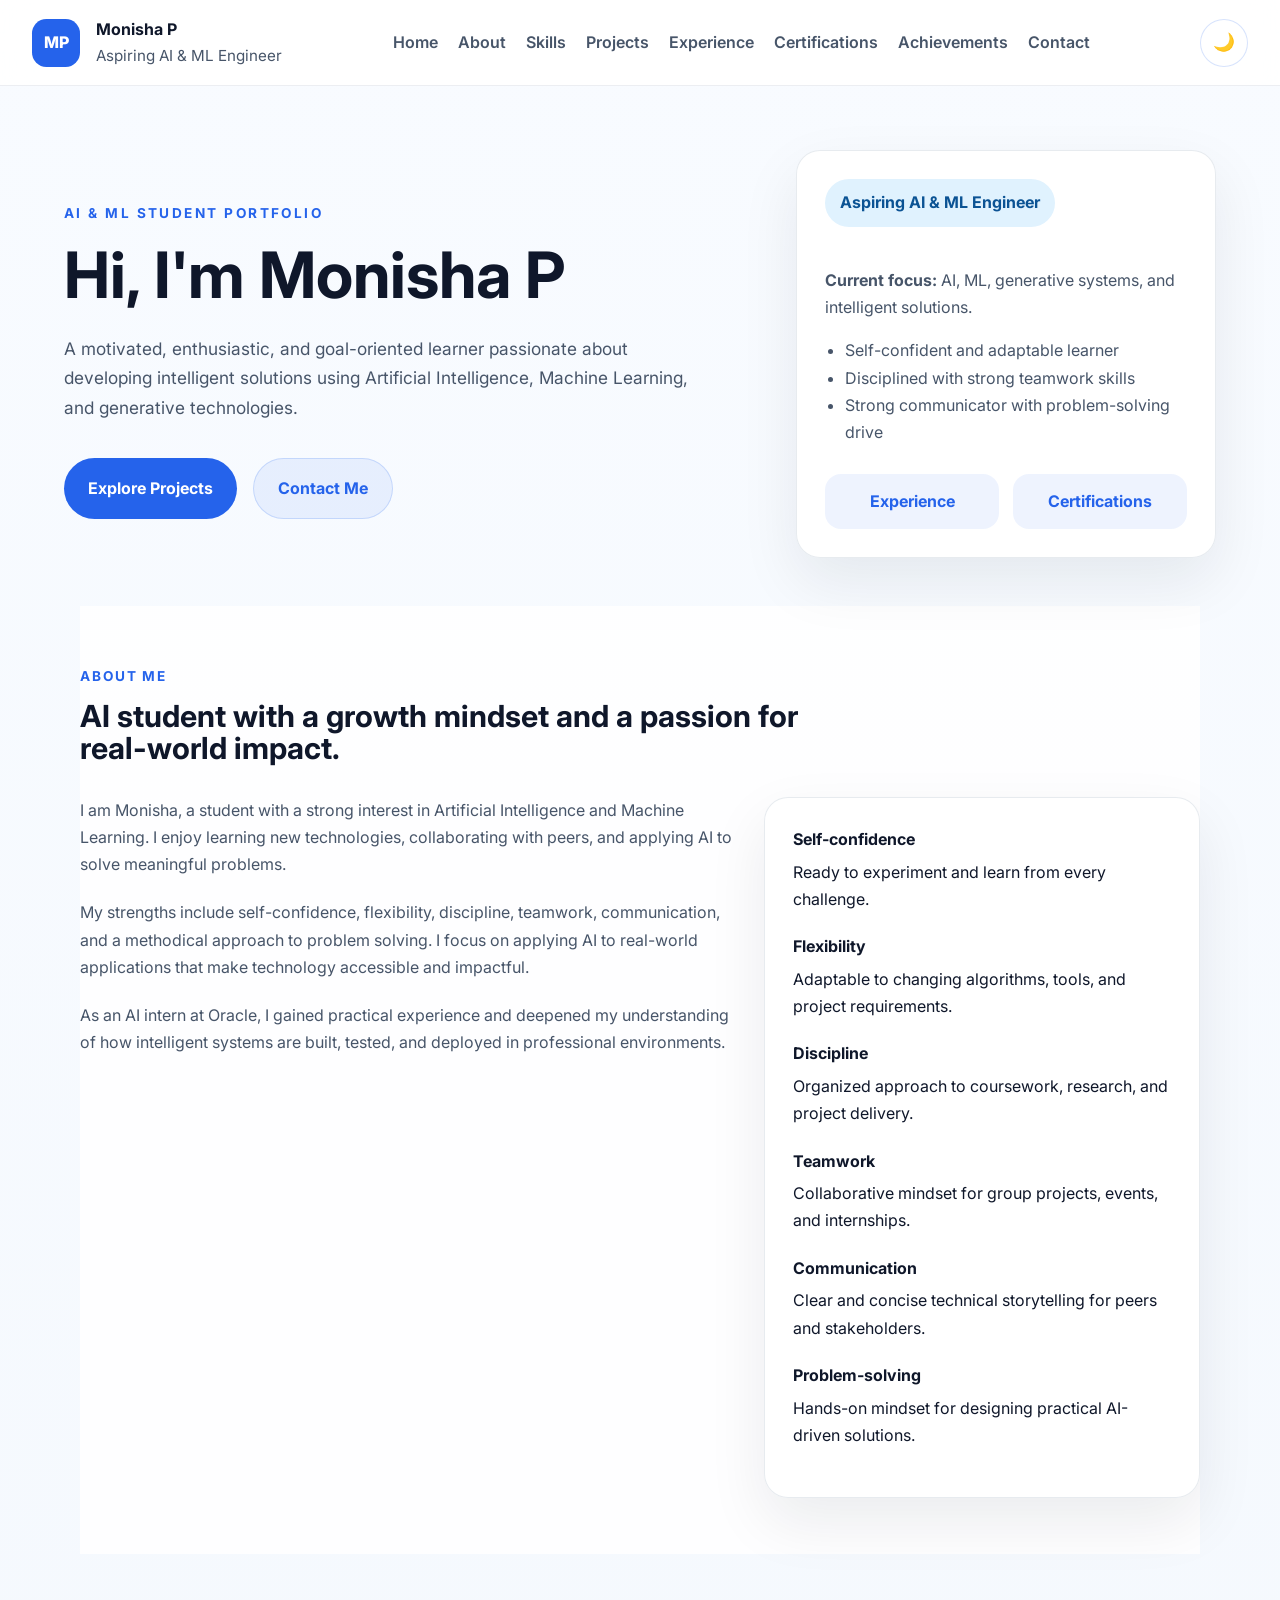
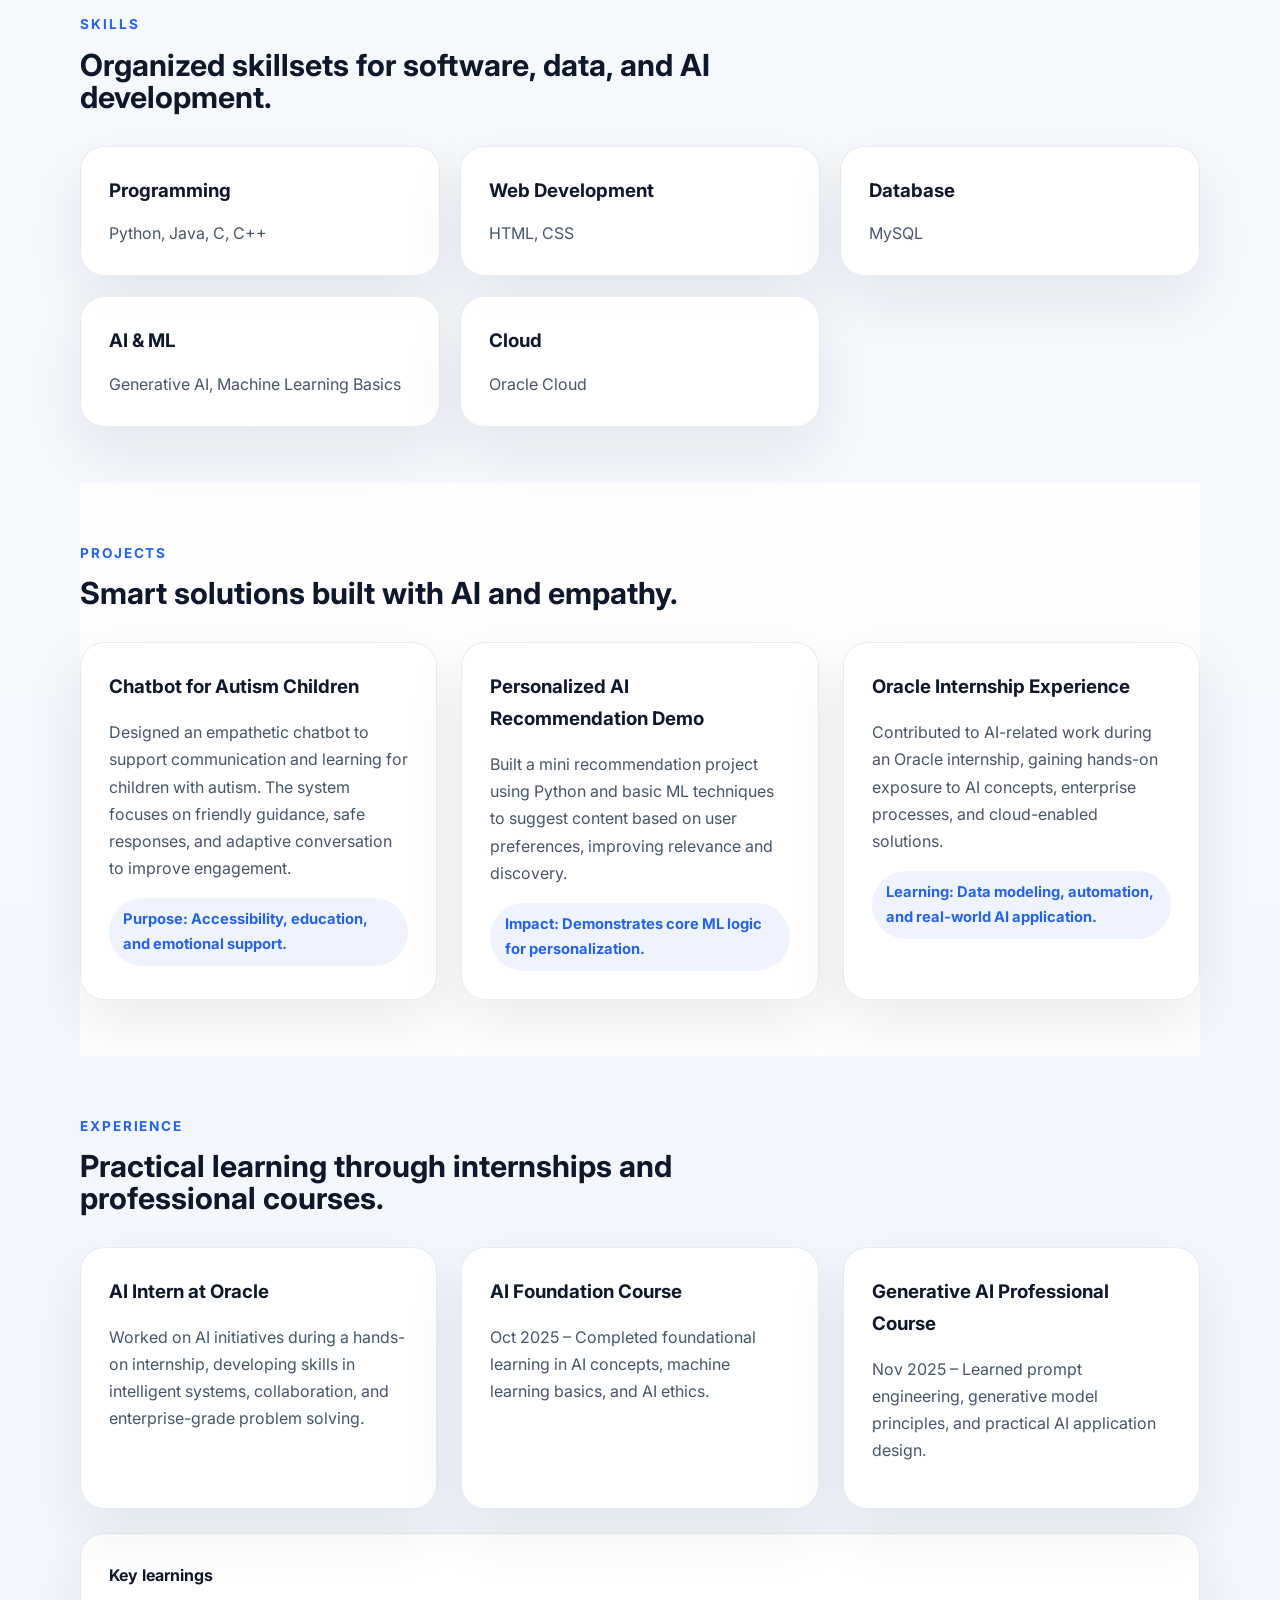
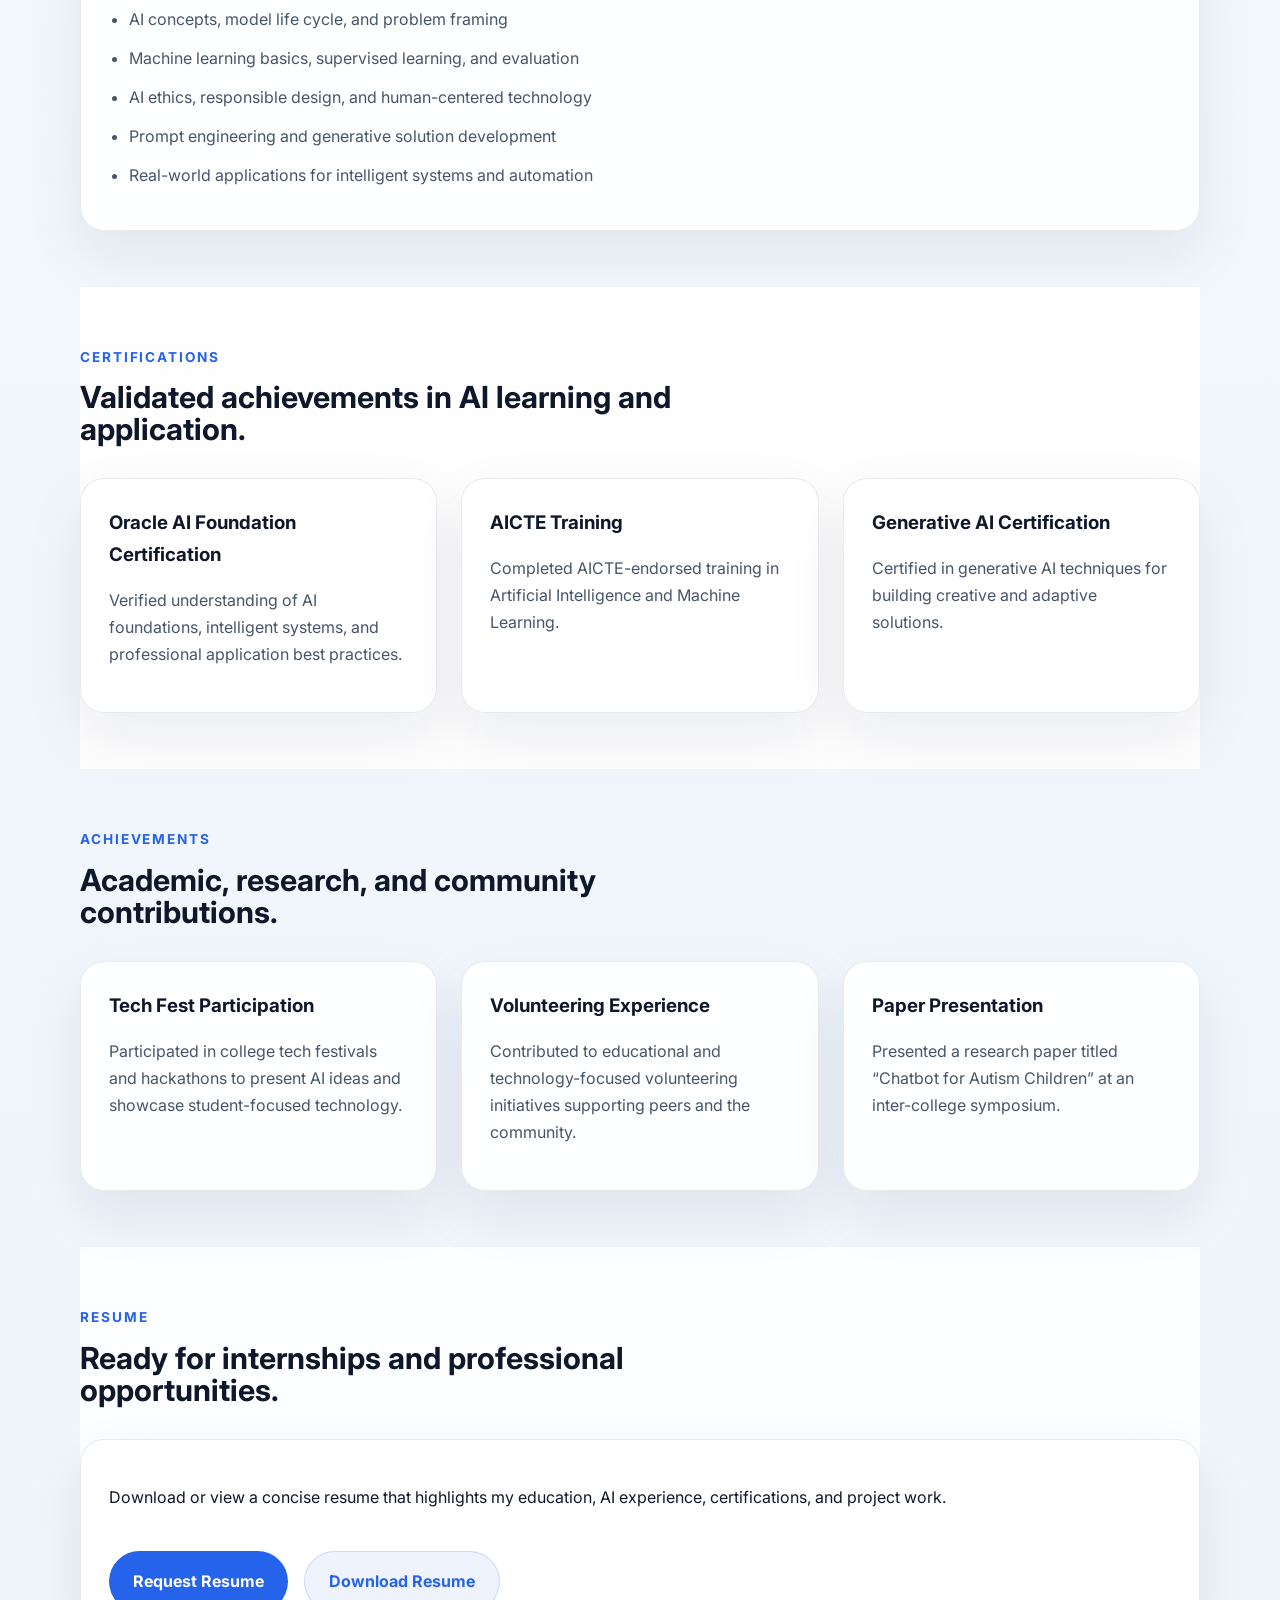
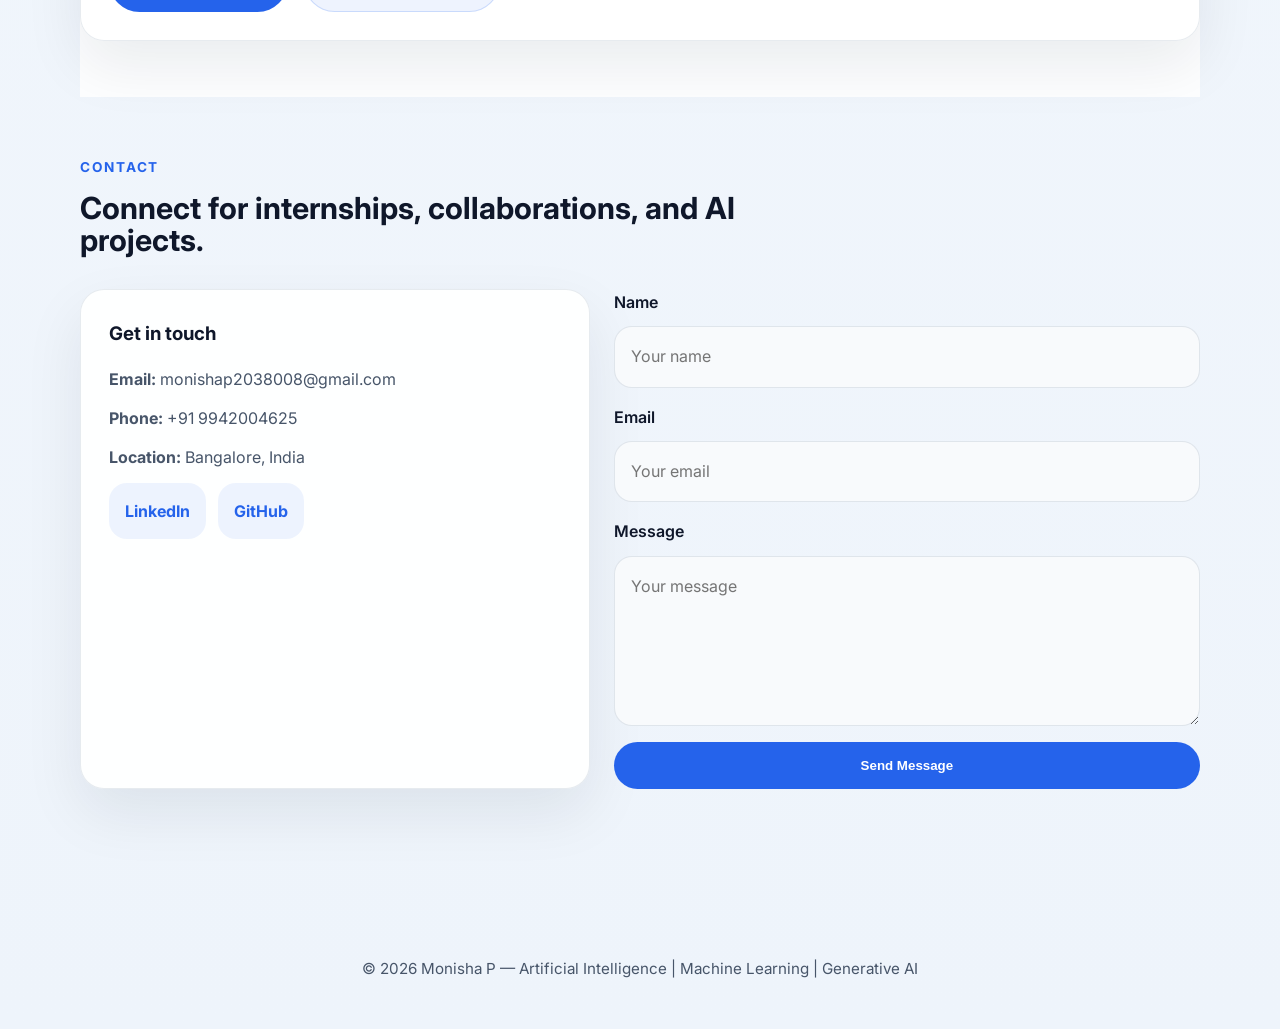
<file: index.html>
<!DOCTYPE html>
<html lang="en">
<head>
  <meta charset="UTF-8">
  <meta name="viewport" content="width=device-width, initial-scale=1.0">
  <title>Monisha P | AI & ML Student Portfolio</title>
  <link rel="preconnect" href="https://fonts.googleapis.com">
  <link rel="preconnect" href="https://fonts.gstatic.com" crossorigin>
  <link href="https://fonts.googleapis.com/css2?family=Inter:wght@400;500;600;700;800&display=swap" rel="stylesheet">
  <link rel="stylesheet" href="styles.css">
</head>
<body>
  <div class="page-shell">
    <header class="site-header">
      <div class="brand">
        <div class="brand-mark">MP</div>
        <div>
          <p class="brand-label">Monisha P</p>
          <p class="brand-subtitle">Aspiring AI & ML Engineer</p>
        </div>
      </div>

      <nav class="main-nav">
        <a href="#home">Home</a>
        <a href="#about">About</a>
        <a href="#skills">Skills</a>
        <a href="#projects">Projects</a>
        <a href="#experience">Experience</a>
        <a href="#certifications">Certifications</a>
        <a href="#achievements">Achievements</a>
        <a href="#contact">Contact</a>
      </nav>

      <button class="theme-toggle" id="themeToggle" aria-label="Toggle dark mode">
        <span class="toggle-icon">🌙</span>
      </button>
    </header>

    <main>
      <section id="home" class="hero-section">
        <div class="hero-copy">
          <p class="eyebrow">AI & ML Student Portfolio</p>
          <h1>Hi, I'm Monisha P</h1>
          <p class="hero-text">A motivated, enthusiastic, and goal-oriented learner passionate about developing intelligent solutions using Artificial Intelligence, Machine Learning, and generative technologies.</p>
          <div class="hero-actions">
            <a href="#projects" class="btn primary">Explore Projects</a>
            <a href="#contact" class="btn secondary">Contact Me</a>
          </div>
        </div>
        <div class="hero-panel">
          <div class="profile-card">
            <div class="profile-badge">Aspiring AI & ML Engineer</div>
            <div class="profile-summary">
              <p><strong>Current focus:</strong> AI, ML, generative systems, and intelligent solutions.</p>
              <ul>
                <li>Self-confident and adaptable learner</li>
                <li>Disciplined with strong teamwork skills</li>
                <li>Strong communicator with problem-solving drive</li>
              </ul>
            </div>
            <div class="quick-links">
              <a href="#experience">Experience</a>
              <a href="#certifications">Certifications</a>
            </div>
          </div>
        </div>
      </section>

      <section id="about" class="section container section-alt">
        <div class="section-heading">
          <span>About Me</span>
          <h2>AI student with a growth mindset and a passion for real-world impact.</h2>
        </div>
        <div class="about-grid">
          <div>
            <p>I am Monisha, a student with a strong interest in Artificial Intelligence and Machine Learning. I enjoy learning new technologies, collaborating with peers, and applying AI to solve meaningful problems.</p>
            <p>My strengths include self-confidence, flexibility, discipline, teamwork, communication, and a methodical approach to problem solving. I focus on applying AI to real-world applications that make technology accessible and impactful.</p>
            <p>As an AI intern at Oracle, I gained practical experience and deepened my understanding of how intelligent systems are built, tested, and deployed in professional environments.</p>
          </div>
          <div class="traits-card">
            <div class="trait-item"><strong>Self-confidence</strong><span>Ready to experiment and learn from every challenge.</span></div>
            <div class="trait-item"><strong>Flexibility</strong><span>Adaptable to changing algorithms, tools, and project requirements.</span></div>
            <div class="trait-item"><strong>Discipline</strong><span>Organized approach to coursework, research, and project delivery.</span></div>
            <div class="trait-item"><strong>Teamwork</strong><span>Collaborative mindset for group projects, events, and internships.</span></div>
            <div class="trait-item"><strong>Communication</strong><span>Clear and concise technical storytelling for peers and stakeholders.</span></div>
            <div class="trait-item"><strong>Problem-solving</strong><span>Hands-on mindset for designing practical AI-driven solutions.</span></div>
          </div>
        </div>
      </section>

      <section id="skills" class="section container">
        <div class="section-heading">
          <span>Skills</span>
          <h2>Organized skillsets for software, data, and AI development.</h2>
        </div>
        <div class="skill-columns">
          <div class="skill-group">
            <h3>Programming</h3>
            <p>Python, Java, C, C++</p>
          </div>
          <div class="skill-group">
            <h3>Web Development</h3>
            <p>HTML, CSS</p>
          </div>
          <div class="skill-group">
            <h3>Database</h3>
            <p>MySQL</p>
          </div>
          <div class="skill-group">
            <h3>AI & ML</h3>
            <p>Generative AI, Machine Learning Basics</p>
          </div>
          <div class="skill-group">
            <h3>Cloud</h3>
            <p>Oracle Cloud</p>
          </div>
        </div>
      </section>

      <section id="projects" class="section section-alt container">
        <div class="section-heading">
          <span>Projects</span>
          <h2>Smart solutions built with AI and empathy.</h2>
        </div>
        <div class="projects-grid">
          <article class="project-card">
            <h3>Chatbot for Autism Children</h3>
            <p>Designed an empathetic chatbot to support communication and learning for children with autism. The system focuses on friendly guidance, safe responses, and adaptive conversation to improve engagement.</p>
            <div class="project-meta">Purpose: Accessibility, education, and emotional support.</div>
          </article>
          <article class="project-card">
            <h3>Personalized AI Recommendation Demo</h3>
            <p>Built a mini recommendation project using Python and basic ML techniques to suggest content based on user preferences, improving relevance and discovery.</p>
            <div class="project-meta">Impact: Demonstrates core ML logic for personalization.</div>
          </article>
          <article class="project-card">
            <h3>Oracle Internship Experience</h3>
            <p>Contributed to AI-related work during an Oracle internship, gaining hands-on exposure to AI concepts, enterprise processes, and cloud-enabled solutions.</p>
            <div class="project-meta">Learning: Data modeling, automation, and real-world AI application.</div>
          </article>
        </div>
      </section>

      <section id="experience" class="section container">
        <div class="section-heading">
          <span>Experience</span>
          <h2>Practical learning through internships and professional courses.</h2>
        </div>
        <div class="experience-grid">
          <div class="experience-card">
            <h3>AI Intern at Oracle</h3>
            <p>Worked on AI initiatives during a hands-on internship, developing skills in intelligent systems, collaboration, and enterprise-grade problem solving.</p>
          </div>
          <div class="experience-card">
            <h3>AI Foundation Course</h3>
            <p>Oct 2025 – Completed foundational learning in AI concepts, machine learning basics, and AI ethics.</p>
          </div>
          <div class="experience-card">
            <h3>Generative AI Professional Course</h3>
            <p>Nov 2025 – Learned prompt engineering, generative model principles, and practical AI application design.</p>
          </div>
        </div>
        <div class="experience-notes">
          <h4>Key learnings</h4>
          <ul>
            <li>AI concepts, model life cycle, and problem framing</li>
            <li>Machine learning basics, supervised learning, and evaluation</li>
            <li>AI ethics, responsible design, and human-centered technology</li>
            <li>Prompt engineering and generative solution development</li>
            <li>Real-world applications for intelligent systems and automation</li>
          </ul>
        </div>
      </section>

      <section id="certifications" class="section section-alt container">
        <div class="section-heading">
          <span>Certifications</span>
          <h2>Validated achievements in AI learning and application.</h2>
        </div>
        <div class="certifications-grid">
          <div class="cert-card">
            <h3>Oracle AI Foundation Certification</h3>
            <p>Verified understanding of AI foundations, intelligent systems, and professional application best practices.</p>
          </div>
          <div class="cert-card">
            <h3>AICTE Training</h3>
            <p>Completed AICTE-endorsed training in Artificial Intelligence and Machine Learning.</p>
          </div>
          <div class="cert-card">
            <h3>Generative AI Certification</h3>
            <p>Certified in generative AI techniques for building creative and adaptive solutions.</p>
          </div>
        </div>
      </section>

      <section id="achievements" class="section container">
        <div class="section-heading">
          <span>Achievements</span>
          <h2>Academic, research, and community contributions.</h2>
        </div>
        <div class="achievements-grid">
          <div class="achievement-card">
            <h3>Tech Fest Participation</h3>
            <p>Participated in college tech festivals and hackathons to present AI ideas and showcase student-focused technology.</p>
          </div>
          <div class="achievement-card">
            <h3>Volunteering Experience</h3>
            <p>Contributed to educational and technology-focused volunteering initiatives supporting peers and the community.</p>
          </div>
          <div class="achievement-card">
            <h3>Paper Presentation</h3>
            <p>Presented a research paper titled “Chatbot for Autism Children” at an inter-college symposium.</p>
          </div>
        </div>
      </section>

      <section id="resume" class="section section-alt container resume-section">
        <div class="section-heading">
          <span>Resume</span>
          <h2>Ready for internships and professional opportunities.</h2>
        </div>
        <div class="resume-panel">
          <div>
            <p>Download or view a concise resume that highlights my education, AI experience, certifications, and project work.</p>
          </div>
          <div class="resume-actions">
            <a href="#contact" class="btn primary">Request Resume</a>
            <a href="resume.html" class="btn secondary">Download Resume</a>
          </div>
        </div>
      </section>

      <section id="contact" class="section container">
        <div class="section-heading">
          <span>Contact</span>
          <h2>Connect for internships, collaborations, and AI projects.</h2>
        </div>
        <div class="contact-grid">
          <div class="contact-card contact-details">
            <h3>Get in touch</h3>
            <ul>
              <li><strong>Email:</strong> monishap2038008@gmail.com</li>
              <li><strong>Phone:</strong> +91 9942004625</li>
              <li><strong>Location:</strong> Bangalore, India</li>
            </ul>
            <div class="social-links">
              <a href="#" aria-label="LinkedIn">LinkedIn</a>
              <a href="#" aria-label="GitHub">GitHub</a>
            </div>
          </div>
          <form class="contact-form">
            <div class="form-group">
              <label for="name">Name</label>
              <input type="text" id="name" name="name" placeholder="Your name" required>
            </div>
            <div class="form-group">
              <label for="email">Email</label>
              <input type="email" id="email" name="email" placeholder="Your email" required>
            </div>
            <div class="form-group">
              <label for="message">Message</label>
              <textarea id="message" name="message" rows="5" placeholder="Your message" required></textarea>
            </div>
            <button type="submit" class="btn primary">Send Message</button>
          </form>
        </div>
      </section>
    </main>

    <footer class="footer">
      <p>© 2026 Monisha P — Artificial Intelligence | Machine Learning | Generative AI</p>
    </footer>
  </div>

  <script>
    const body = document.body;
    const toggle = document.getElementById('themeToggle');
    const savedTheme = localStorage.getItem('portfolio-theme');

    function applyTheme(theme) {
      body.classList.toggle('dark-mode', theme === 'dark');
      toggle.innerHTML = theme === 'dark' ? '☀️' : '🌙';
      localStorage.setItem('portfolio-theme', theme);
    }

    if (savedTheme) {
      applyTheme(savedTheme);
    }

    toggle.addEventListener('click', () => {
      const nextTheme = body.classList.contains('dark-mode') ? 'light' : 'dark';
      applyTheme(nextTheme);
    });

    document.querySelectorAll('a[href^="#"]').forEach(link => {
      link.addEventListener('click', event => {
        event.preventDefault();
        const target = document.querySelector(link.getAttribute('href'));
        if (target) target.scrollIntoView({ behavior: 'smooth' });
      });
    });
  </script>
</body>
</html>
</file>
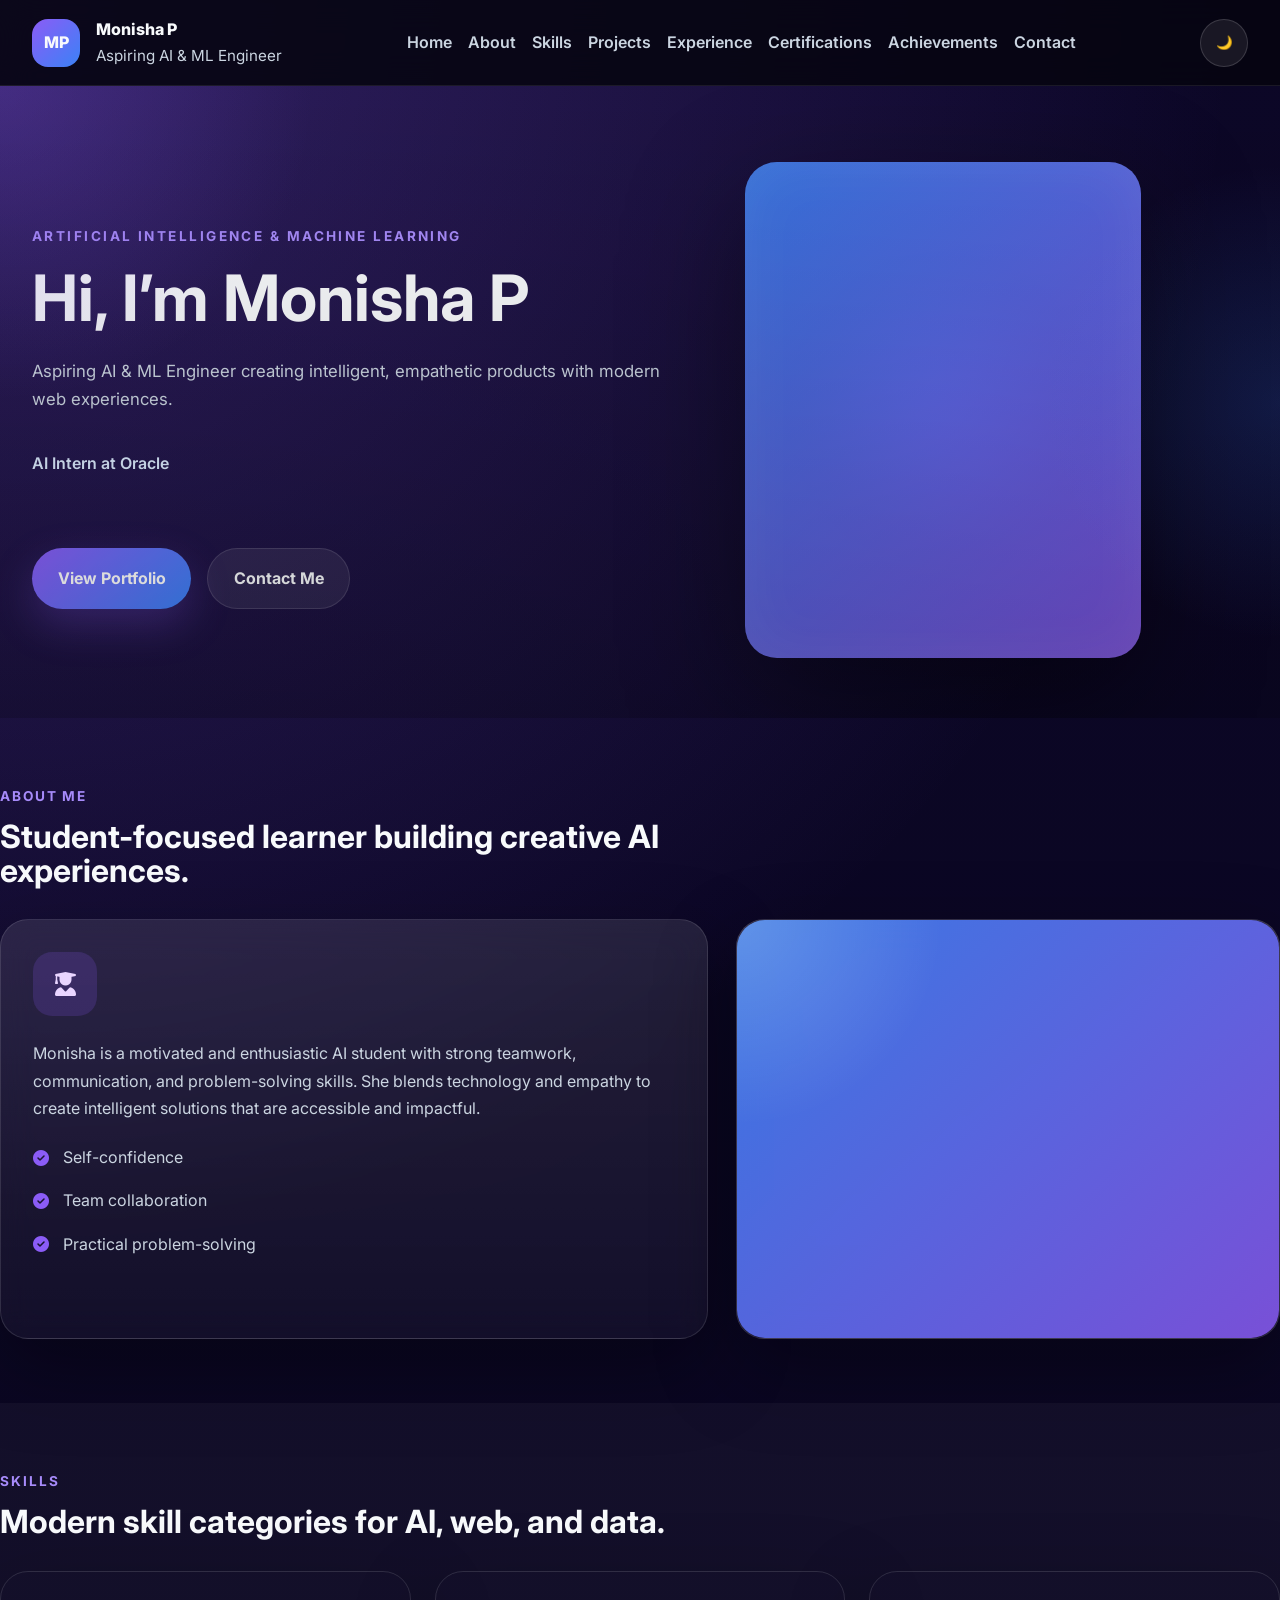
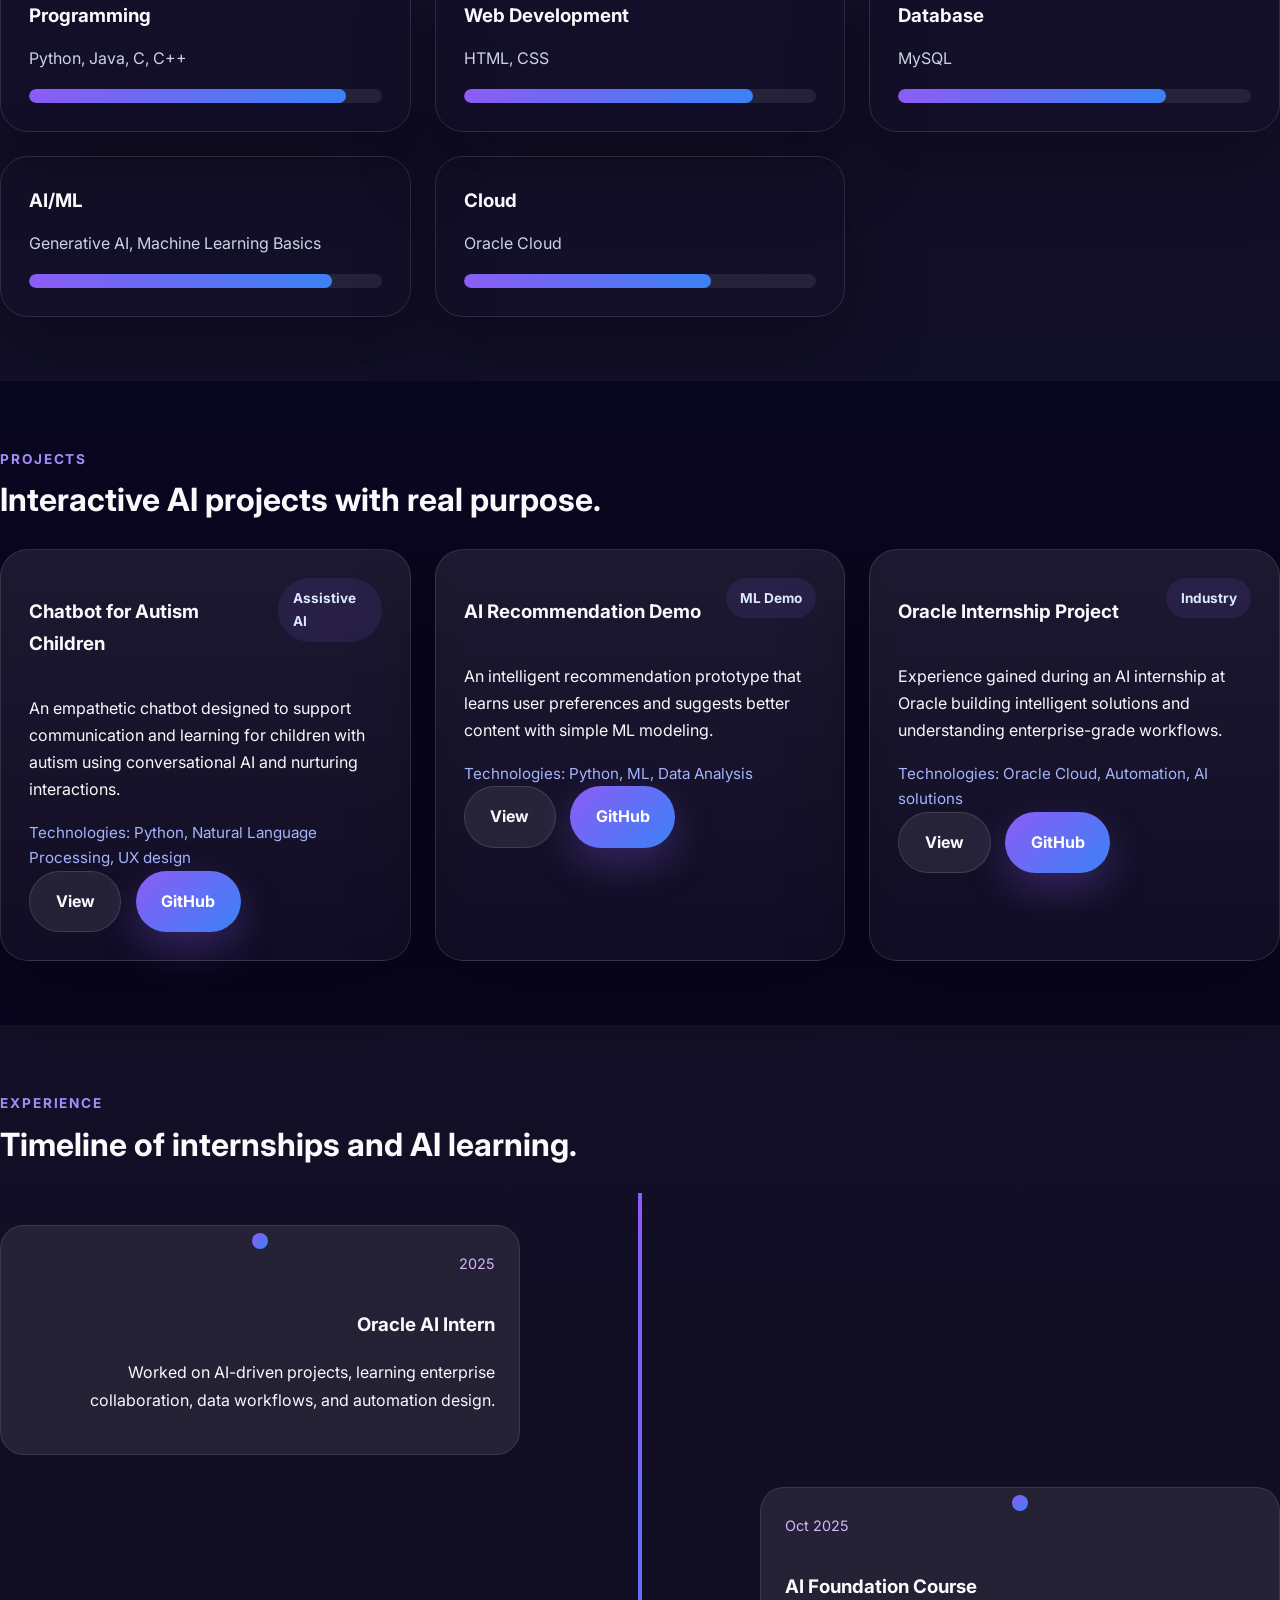
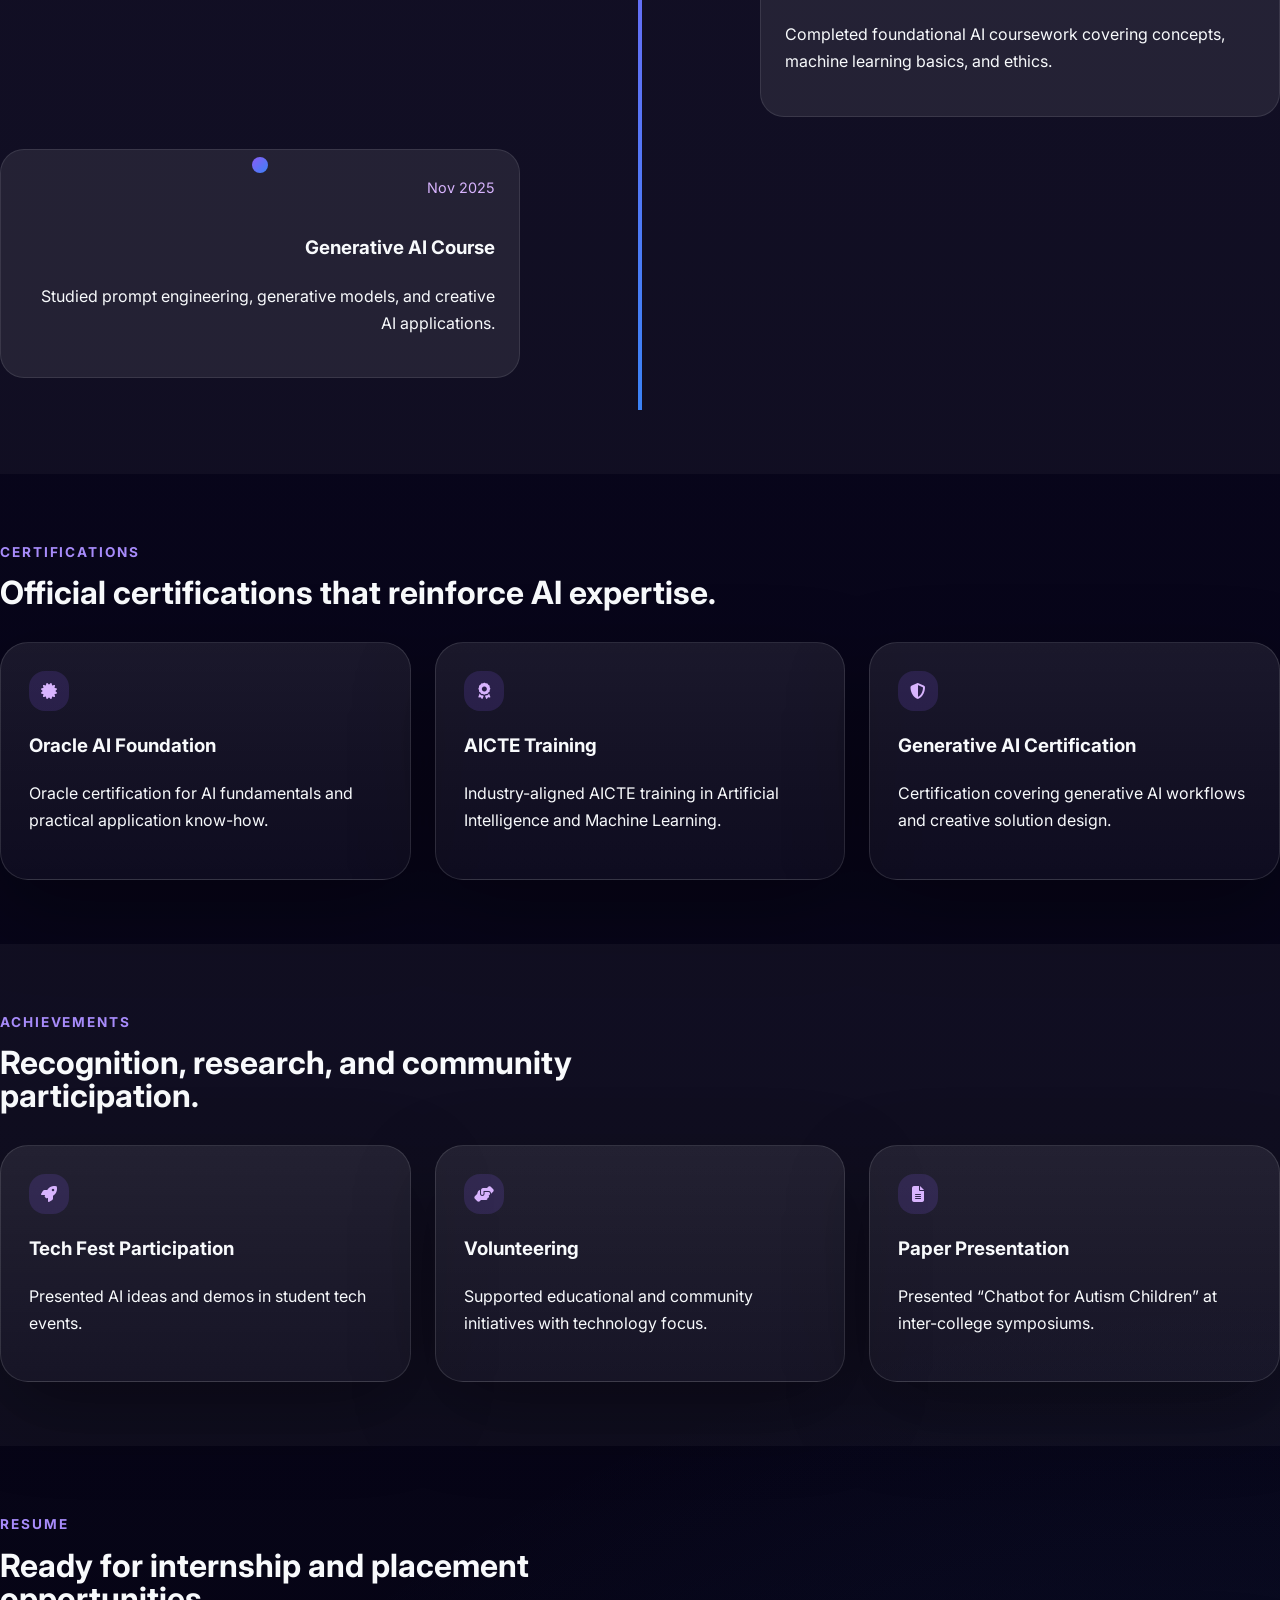
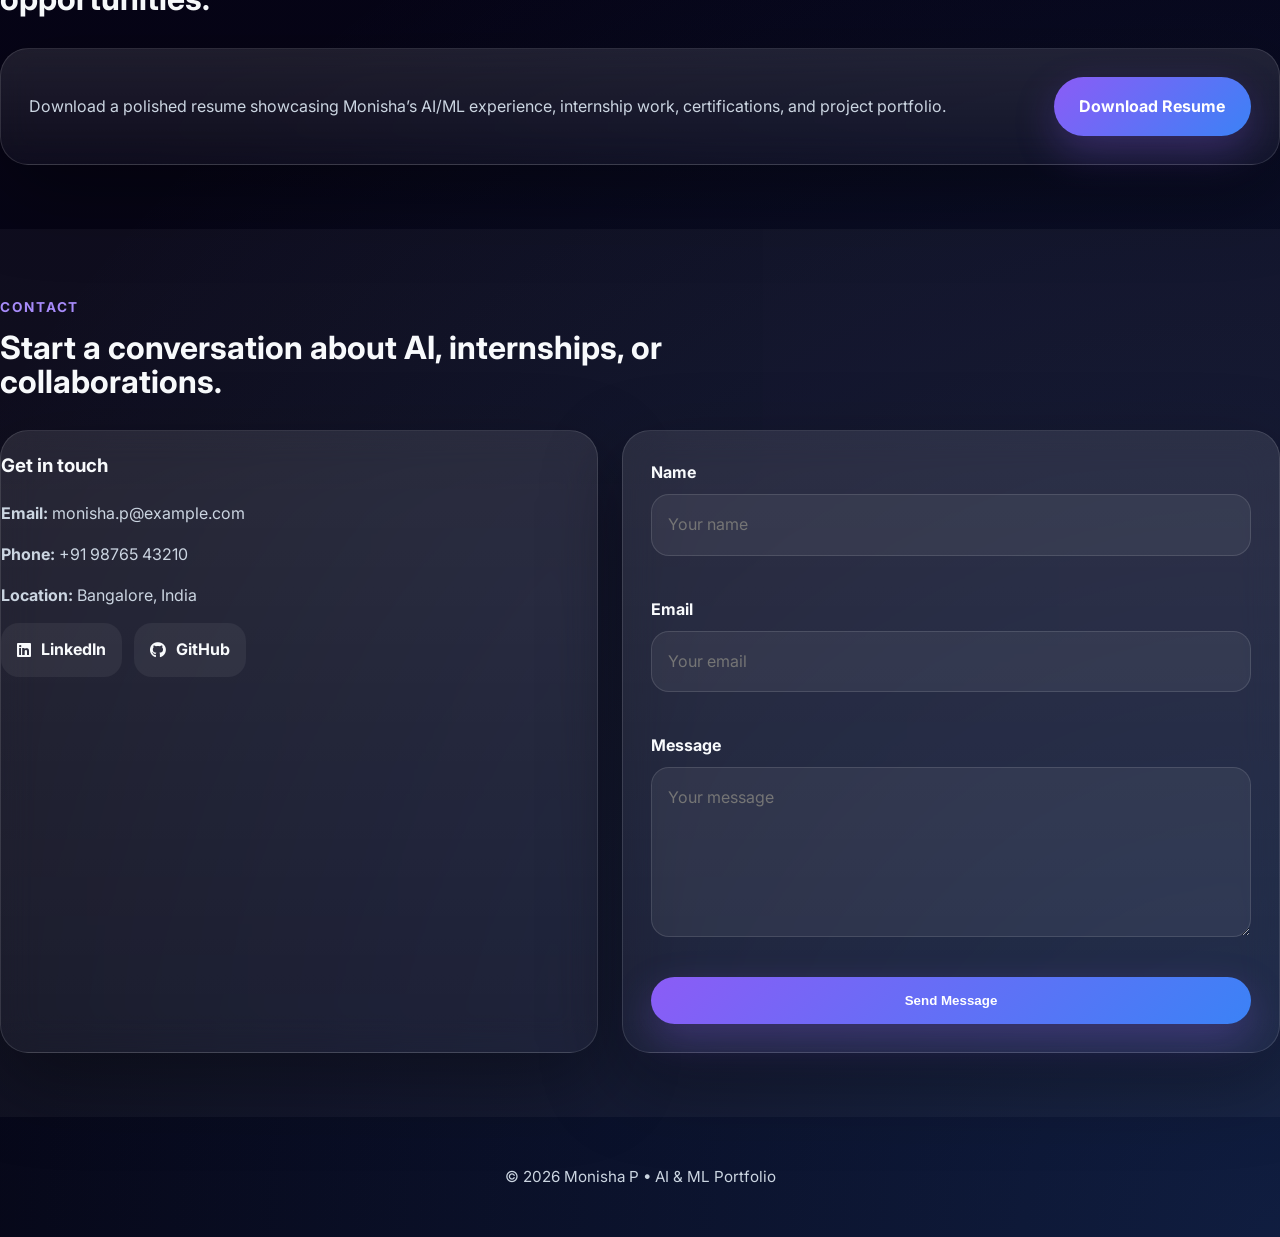
<file: frontend/index.html>
<!DOCTYPE html>
<html lang="en">
<head>
  <meta charset="UTF-8">
  <meta name="viewport" content="width=device-width, initial-scale=1.0">
  <title>Monisha P | AI & ML Portfolio</title>
  <link rel="preconnect" href="https://fonts.googleapis.com">
  <link rel="preconnect" href="https://fonts.gstatic.com" crossorigin>
  <link href="https://fonts.googleapis.com/css2?family=Inter:wght@400;500;600;700;800&display=swap" rel="stylesheet">
  <link rel="stylesheet" href="https://cdnjs.cloudflare.com/ajax/libs/font-awesome/6.5.0/css/all.min.css" integrity="sha512-K7QTLcQT0w6IY0x4D2zEv8RMqRJrGcYwjj5r0AHKQtGNgRyhV5JpRly7YDx0cMyu3ZosqUZ8DwR8T9V5V2do2w==" crossorigin="anonymous" referrerpolicy="no-referrer" />
  <link rel="stylesheet" href="styles.css">
</head>
<body>
  <div class="page-shell">
    <header class="site-header">
      <div class="brand">
        <div class="brand-mark">MP</div>
        <div>
          <p class="brand-label">Monisha P</p>
          <p class="brand-subtitle">Aspiring AI & ML Engineer</p>
        </div>
      </div>
      <nav class="main-nav">
        <a href="#home">Home</a>
        <a href="#about">About</a>
        <a href="#skills">Skills</a>
        <a href="#projects">Projects</a>
        <a href="#experience">Experience</a>
        <a href="#certifications">Certifications</a>
        <a href="#achievements">Achievements</a>
        <a href="#contact">Contact</a>
      </nav>
      <button class="theme-toggle" id="themeToggle" aria-label="Toggle dark mode">🌙</button>
    </header>

    <main>
      <section id="home" class="hero-section">
        <div class="hero-copy">
          <p class="eyebrow">Artificial Intelligence & Machine Learning</p>
          <h1>Hi, I’m Monisha P</h1>
          <p class="hero-text">Aspiring AI & ML Engineer creating intelligent, empathetic products with modern web experiences.</p>
          <div class="typing-lines">
            <span class="typing-text" data-text="AI Intern at Oracle"></span>
            <span class="typing-text" data-text="Paper presentation on assistive chatbot"></span>
            <span class="typing-text" data-text="Certified by Oracle and AICTE"></span>
          </div>
          <div class="hero-actions">
            <a href="#projects" class="btn primary">View Portfolio</a>
            <a href="#contact" class="btn secondary">Contact Me</a>
          </div>
        </div>
        <div class="hero-image-card">
          <div class="hero-image-glow"></div>
          <div class="hero-image"></div>
        </div>
      </section>

      <section id="about" class="section reveal">
        <div class="section-heading">
          <span>About Me</span>
          <h2>Student-focused learner building creative AI experiences.</h2>
        </div>
        <div class="about-grid">
          <div class="about-panel glass-card">
            <div class="about-icon"><i class="fas fa-user-graduate"></i></div>
            <p>Monisha is a motivated and enthusiastic AI student with strong teamwork, communication, and problem-solving skills. She blends technology and empathy to create intelligent solutions that are accessible and impactful.</p>
            <div class="about-features">
              <div><i class="fas fa-check-circle"></i> Self-confidence</div>
              <div><i class="fas fa-check-circle"></i> Team collaboration</div>
              <div><i class="fas fa-check-circle"></i> Practical problem-solving</div>
            </div>
          </div>
          <div class="about-image-card glass-card">
            <div class="about-image"></div>
          </div>
        </div>
      </section>

      <section id="skills" class="section section-alt reveal">
        <div class="section-heading">
          <span>Skills</span>
          <h2>Modern skill categories for AI, web, and data.</h2>
        </div>
        <div class="skills-grid">
          <div class="skill-item neon-card">
            <h3>Programming</h3>
            <p>Python, Java, C, C++</p>
            <div class="progress-bar"><span style="width: 90%"></span></div>
          </div>
          <div class="skill-item neon-card">
            <h3>Web Development</h3>
            <p>HTML, CSS</p>
            <div class="progress-bar"><span style="width: 82%"></span></div>
          </div>
          <div class="skill-item neon-card">
            <h3>Database</h3>
            <p>MySQL</p>
            <div class="progress-bar"><span style="width: 76%"></span></div>
          </div>
          <div class="skill-item neon-card">
            <h3>AI/ML</h3>
            <p>Generative AI, Machine Learning Basics</p>
            <div class="progress-bar"><span style="width: 86%"></span></div>
          </div>
          <div class="skill-item neon-card">
            <h3>Cloud</h3>
            <p>Oracle Cloud</p>
            <div class="progress-bar"><span style="width: 70%"></span></div>
          </div>
        </div>
      </section>

      <section id="projects" class="section reveal">
        <div class="section-heading">
          <span>Projects</span>
          <h2>Interactive AI projects with real purpose.</h2>
        </div>
        <div class="projects-grid">
          <article class="project-card hover-zoom">
            <div class="project-top">
              <h3>Chatbot for Autism Children</h3>
              <span class="project-chip">Assistive AI</span>
            </div>
            <p>An empathetic chatbot designed to support communication and learning for children with autism using conversational AI and nurturing interactions.</p>
            <div class="project-meta">Technologies: Python, Natural Language Processing, UX design</div>
            <div class="project-actions">
              <a href="#contact" class="btn secondary">View</a>
              <a href="#" class="btn primary">GitHub</a>
            </div>
          </article>
          <article class="project-card hover-zoom">
            <div class="project-top">
              <h3>AI Recommendation Demo</h3>
              <span class="project-chip">ML Demo</span>
            </div>
            <p>An intelligent recommendation prototype that learns user preferences and suggests better content with simple ML modeling.</p>
            <div class="project-meta">Technologies: Python, ML, Data Analysis</div>
            <div class="project-actions">
              <a href="#contact" class="btn secondary">View</a>
              <a href="#" class="btn primary">GitHub</a>
            </div>
          </article>
          <article class="project-card hover-zoom">
            <div class="project-top">
              <h3>Oracle Internship Project</h3>
              <span class="project-chip">Industry</span>
            </div>
            <p>Experience gained during an AI internship at Oracle building intelligent solutions and understanding enterprise-grade workflows.</p>
            <div class="project-meta">Technologies: Oracle Cloud, Automation, AI solutions</div>
            <div class="project-actions">
              <a href="#contact" class="btn secondary">View</a>
              <a href="#" class="btn primary">GitHub</a>
            </div>
          </article>
        </div>
      </section>

      <section id="experience" class="section section-alt reveal">
        <div class="section-heading">
          <span>Experience</span>
          <h2>Timeline of internships and AI learning.</h2>
        </div>
        <div class="timeline-container">
          <div class="timeline-line"></div>
          <div class="timeline-item left">
            <div class="timeline-marker"></div>
            <div class="timeline-card">
              <span class="timeline-date">2025</span>
              <h3>Oracle AI Intern</h3>
              <p>Worked on AI-driven projects, learning enterprise collaboration, data workflows, and automation design.</p>
            </div>
          </div>
          <div class="timeline-item right">
            <div class="timeline-marker"></div>
            <div class="timeline-card">
              <span class="timeline-date">Oct 2025</span>
              <h3>AI Foundation Course</h3>
              <p>Completed foundational AI coursework covering concepts, machine learning basics, and ethics.</p>
            </div>
          </div>
          <div class="timeline-item left">
            <div class="timeline-marker"></div>
            <div class="timeline-card">
              <span class="timeline-date">Nov 2025</span>
              <h3>Generative AI Course</h3>
              <p>Studied prompt engineering, generative models, and creative AI applications.</p>
            </div>
          </div>
        </div>
      </section>

      <section id="certifications" class="section reveal">
        <div class="section-heading">
          <span>Certifications</span>
          <h2>Official certifications that reinforce AI expertise.</h2>
        </div>
        <div class="certifications-grid">
          <div class="cert-card neon-card hover-zoom"><i class="fas fa-certificate"></i><h3>Oracle AI Foundation</h3><p>Oracle certification for AI fundamentals and practical application know-how.</p></div>
          <div class="cert-card neon-card hover-zoom"><i class="fas fa-award"></i><h3>AICTE Training</h3><p>Industry-aligned AICTE training in Artificial Intelligence and Machine Learning.</p></div>
          <div class="cert-card neon-card hover-zoom"><i class="fas fa-shield-alt"></i><h3>Generative AI Certification</h3><p>Certification covering generative AI workflows and creative solution design.</p></div>
        </div>
      </section>

      <section id="achievements" class="section section-alt reveal">
        <div class="section-heading">
          <span>Achievements</span>
          <h2>Recognition, research, and community participation.</h2>
        </div>
        <div class="achievements-grid">
          <div class="achievement-card hover-zoom"><i class="fas fa-rocket"></i><h3>Tech Fest Participation</h3><p>Presented AI ideas and demos in student tech events.</p></div>
          <div class="achievement-card hover-zoom"><i class="fas fa-hands-helping"></i><h3>Volunteering</h3><p>Supported educational and community initiatives with technology focus.</p></div>
          <div class="achievement-card hover-zoom"><i class="fas fa-file-alt"></i><h3>Paper Presentation</h3><p>Presented “Chatbot for Autism Children” at inter-college symposiums.</p></div>
        </div>
      </section>

      <section id="resume" class="section reveal">
        <div class="section-heading">
          <span>Resume</span>
          <h2>Ready for internship and placement opportunities.</h2>
        </div>
        <div class="resume-panel glass-card">
          <div>
            <p>Download a polished resume showcasing Monisha’s AI/ML experience, internship work, certifications, and project portfolio.</p>
          </div>
          <a href="http://localhost:8080/resume" class="btn primary glow-btn">Download Resume</a>
        </div>
      </section>

      <section id="contact" class="section section-alt reveal">
        <div class="section-heading">
          <span>Contact</span>
          <h2>Start a conversation about AI, internships, or collaborations.</h2>
        </div>
        <div class="contact-grid">
          <div class="contact-card glass-card contact-details">
            <h3>Get in touch</h3>
            <p><strong>Email:</strong> monisha.p@example.com</p>
            <p><strong>Phone:</strong> +91 98765 43210</p>
            <p><strong>Location:</strong> Bangalore, India</p>
            <div class="social-links">
              <a href="#" aria-label="LinkedIn"><i class="fab fa-linkedin"></i>LinkedIn</a>
              <a href="#" aria-label="GitHub"><i class="fab fa-github"></i>GitHub</a>
            </div>
          </div>
          <form id="contactForm" class="contact-form glass-card">
            <div class="form-group"><label for="name">Name</label><input id="name" type="text" name="name" placeholder="Your name" required><span class="field-error"></span></div>
            <div class="form-group"><label for="email">Email</label><input id="email" type="email" name="email" placeholder="Your email" required><span class="field-error"></span></div>
            <div class="form-group"><label for="message">Message</label><textarea id="message" name="message" rows="5" placeholder="Your message" required></textarea><span class="field-error"></span></div>
            <button type="submit" class="btn primary">Send Message</button>
          </form>
        </div>
      </section>
    </main>
    <footer class="footer">
      <p>© 2026 Monisha P • AI & ML Portfolio</p>
    </footer>
  </div>
  <div id="successPopup" class="success-popup">Message sent successfully! ✨</div>
  <script src="script.js"></script>
</body>
</html>
</file>
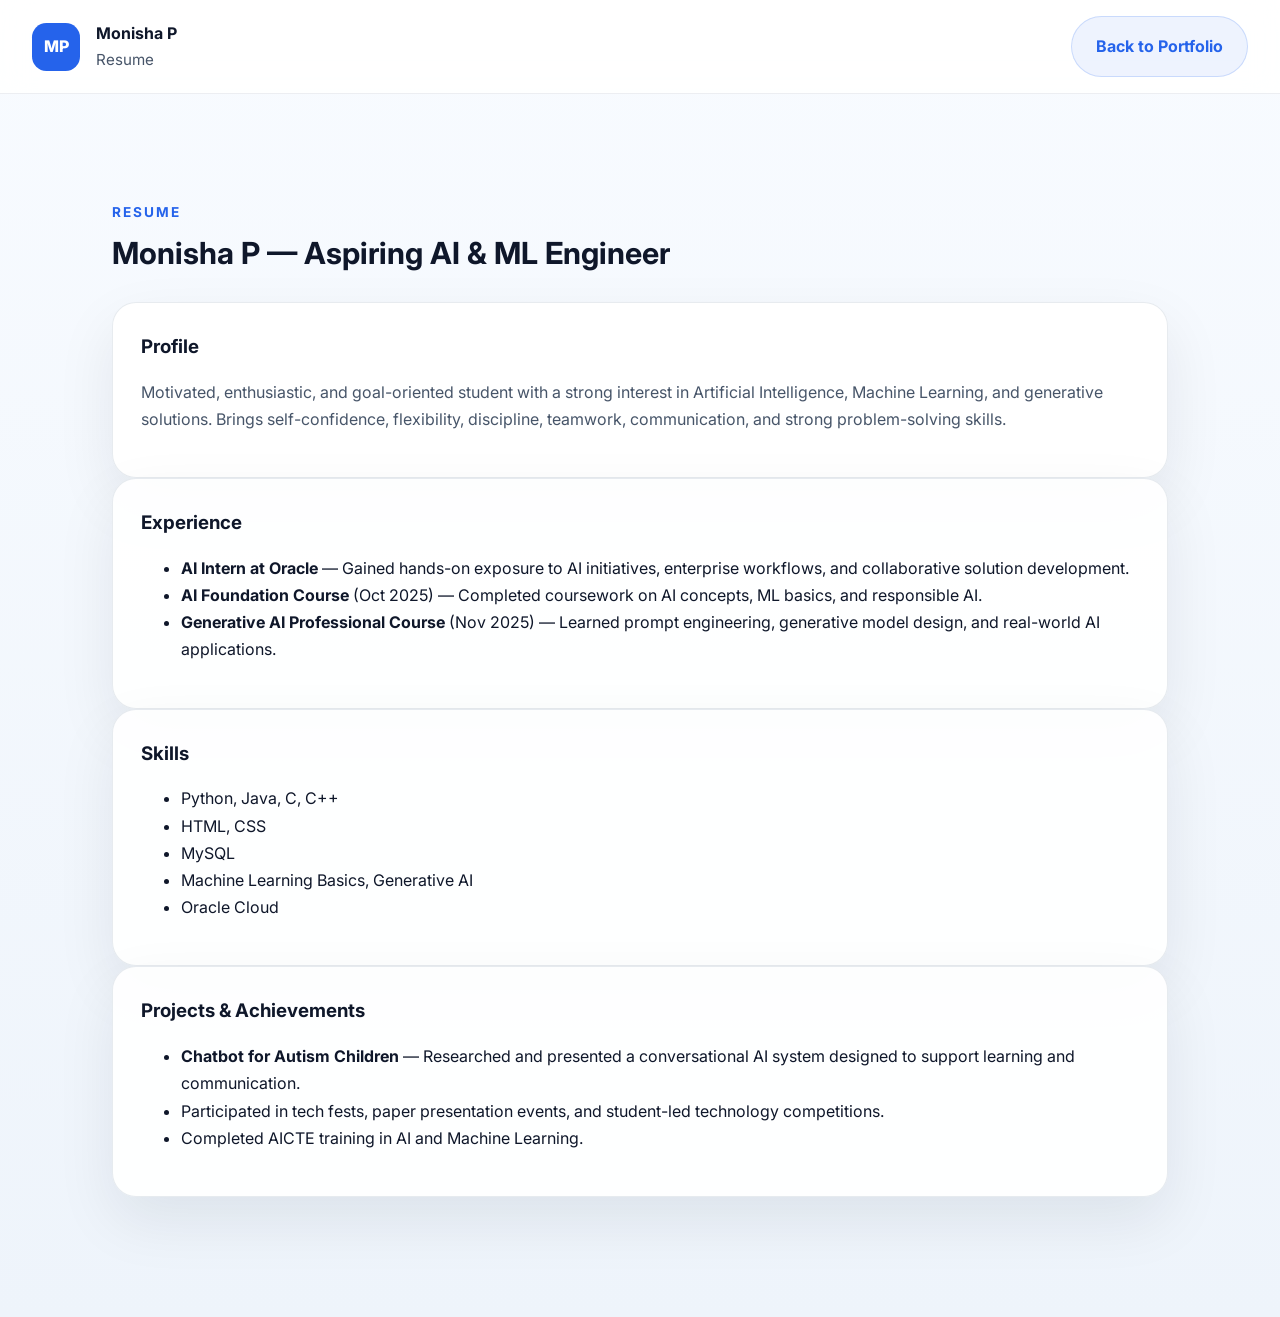
<file: resume.html>
<!DOCTYPE html>
<html lang="en">
<head>
  <meta charset="UTF-8">
  <meta name="viewport" content="width=device-width, initial-scale=1.0">
  <title>Monisha P | Resume</title>
  <link rel="preconnect" href="https://fonts.googleapis.com">
  <link rel="preconnect" href="https://fonts.gstatic.com" crossorigin>
  <link href="https://fonts.googleapis.com/css2?family=Inter:wght@400;500;600;700;800&display=swap" rel="stylesheet">
  <link rel="stylesheet" href="styles.css">
</head>
<body>
  <div class="page-shell">
    <header class="site-header">
      <div class="brand">
        <div class="brand-mark">MP</div>
        <div>
          <p class="brand-label">Monisha P</p>
          <p class="brand-subtitle">Resume</p>
        </div>
      </div>
      <a href="index.html" class="btn secondary">Back to Portfolio</a>
    </header>

    <main class="container" style="padding: 3rem 2rem 4rem;">
      <section class="section">
        <div class="section-heading">
          <span>Resume</span>
          <h2>Monisha P — Aspiring AI & ML Engineer</h2>
        </div>
        <div class="project-card">
          <h3>Profile</h3>
          <p>Motivated, enthusiastic, and goal-oriented student with a strong interest in Artificial Intelligence, Machine Learning, and generative solutions. Brings self-confidence, flexibility, discipline, teamwork, communication, and strong problem-solving skills.</p>
        </div>
        <div class="project-card">
          <h3>Experience</h3>
          <ul>
            <li><strong>AI Intern at Oracle</strong> — Gained hands-on exposure to AI initiatives, enterprise workflows, and collaborative solution development.</li>
            <li><strong>AI Foundation Course</strong> (Oct 2025) — Completed coursework on AI concepts, ML basics, and responsible AI.</li>
            <li><strong>Generative AI Professional Course</strong> (Nov 2025) — Learned prompt engineering, generative model design, and real-world AI applications.</li>
          </ul>
        </div>
        <div class="project-card">
          <h3>Skills</h3>
          <ul>
            <li>Python, Java, C, C++</li>
            <li>HTML, CSS</li>
            <li>MySQL</li>
            <li>Machine Learning Basics, Generative AI</li>
            <li>Oracle Cloud</li>
          </ul>
        </div>
        <div class="project-card">
          <h3>Projects & Achievements</h3>
          <ul>
            <li><strong>Chatbot for Autism Children</strong> — Researched and presented a conversational AI system designed to support learning and communication.</li>
            <li>Participated in tech fests, paper presentation events, and student-led technology competitions.</li>
            <li>Completed AICTE training in AI and Machine Learning.</li>
          </ul>
        </div>
      </section>
    </main>
  </div>
</body>
</html>
</file>
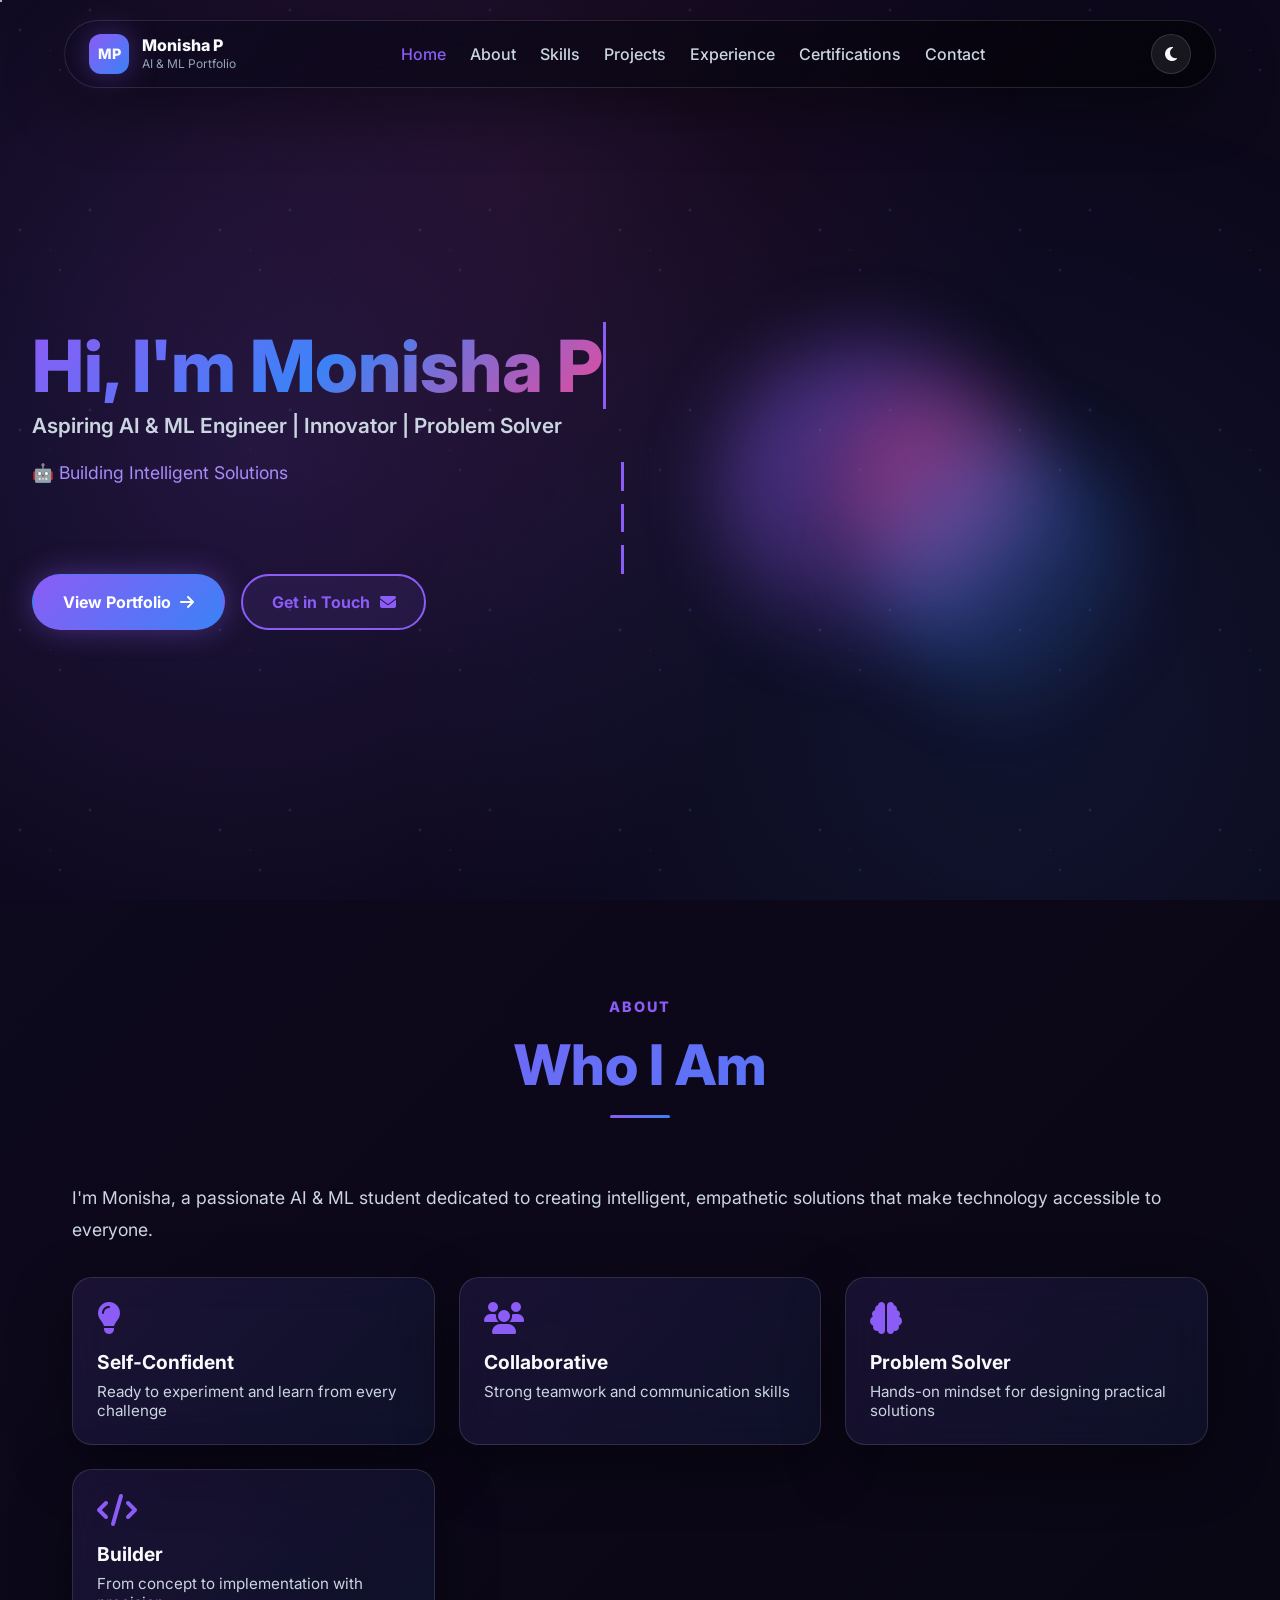
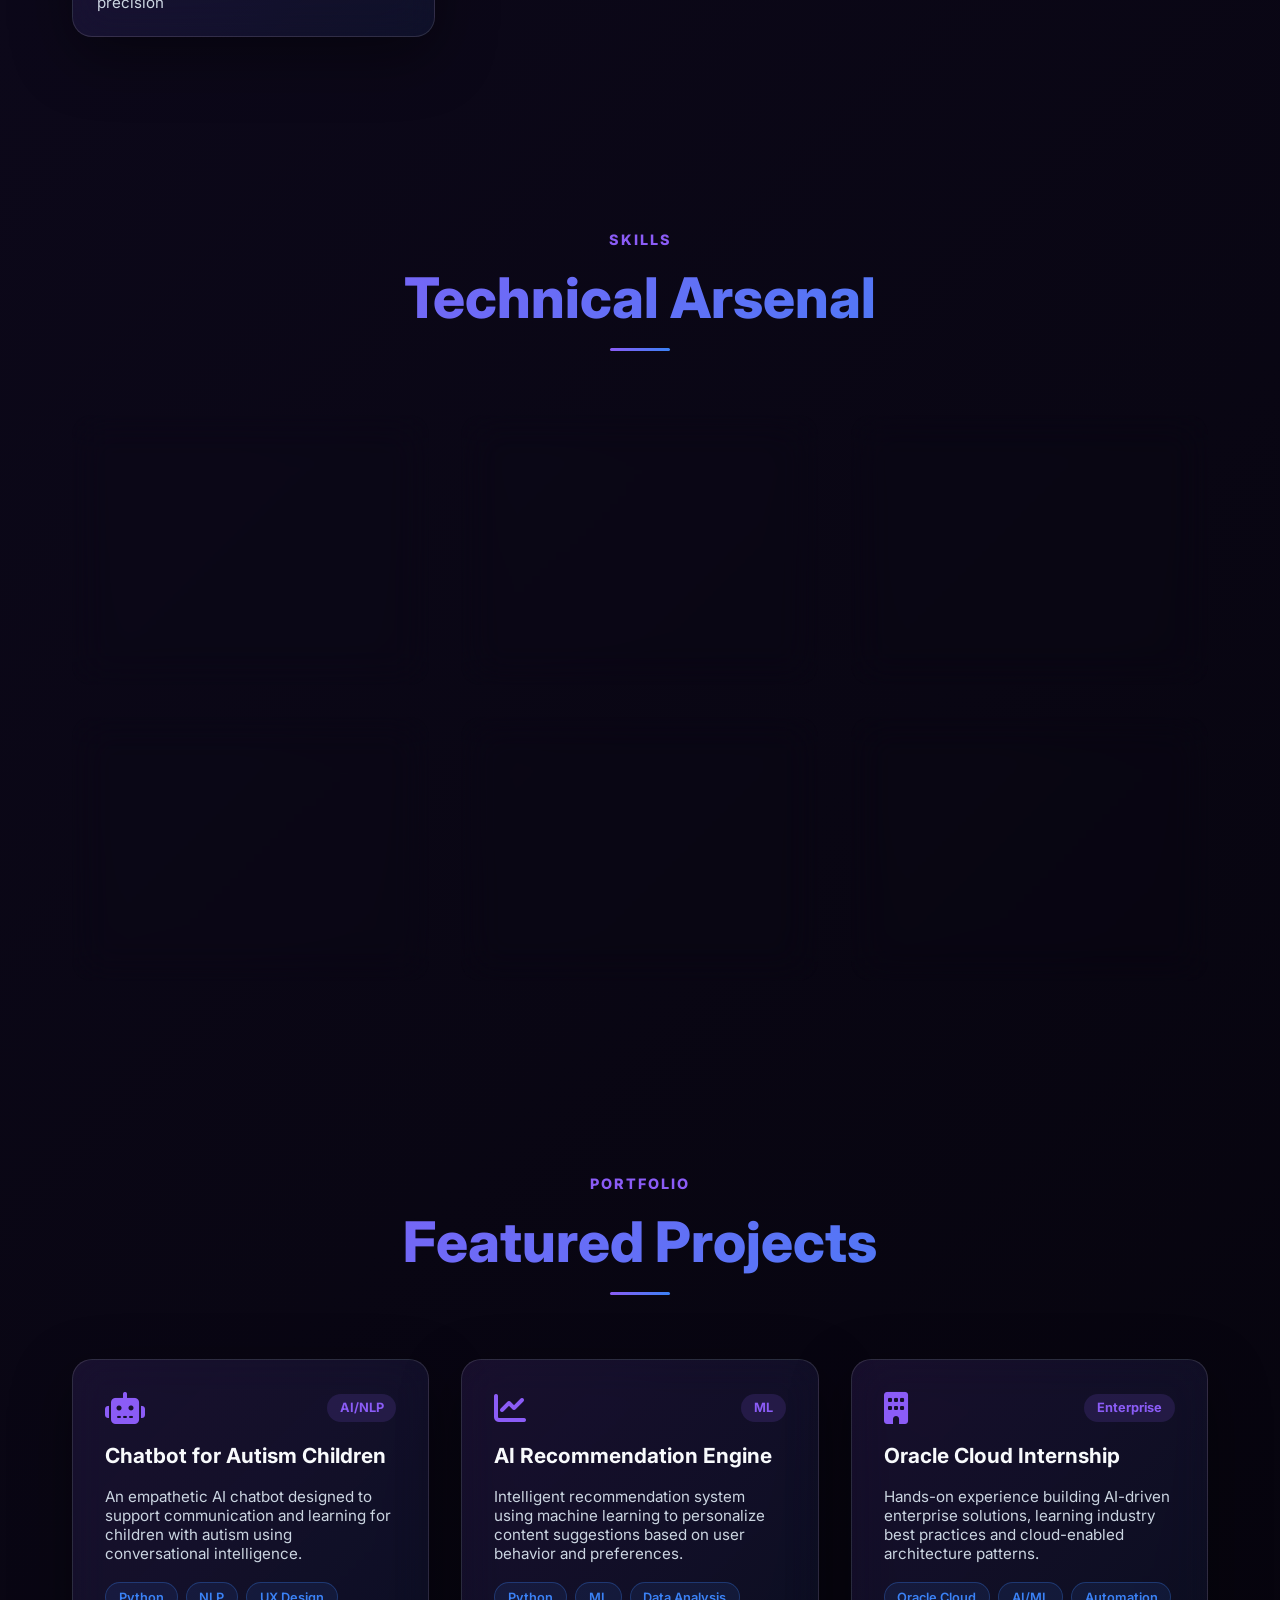
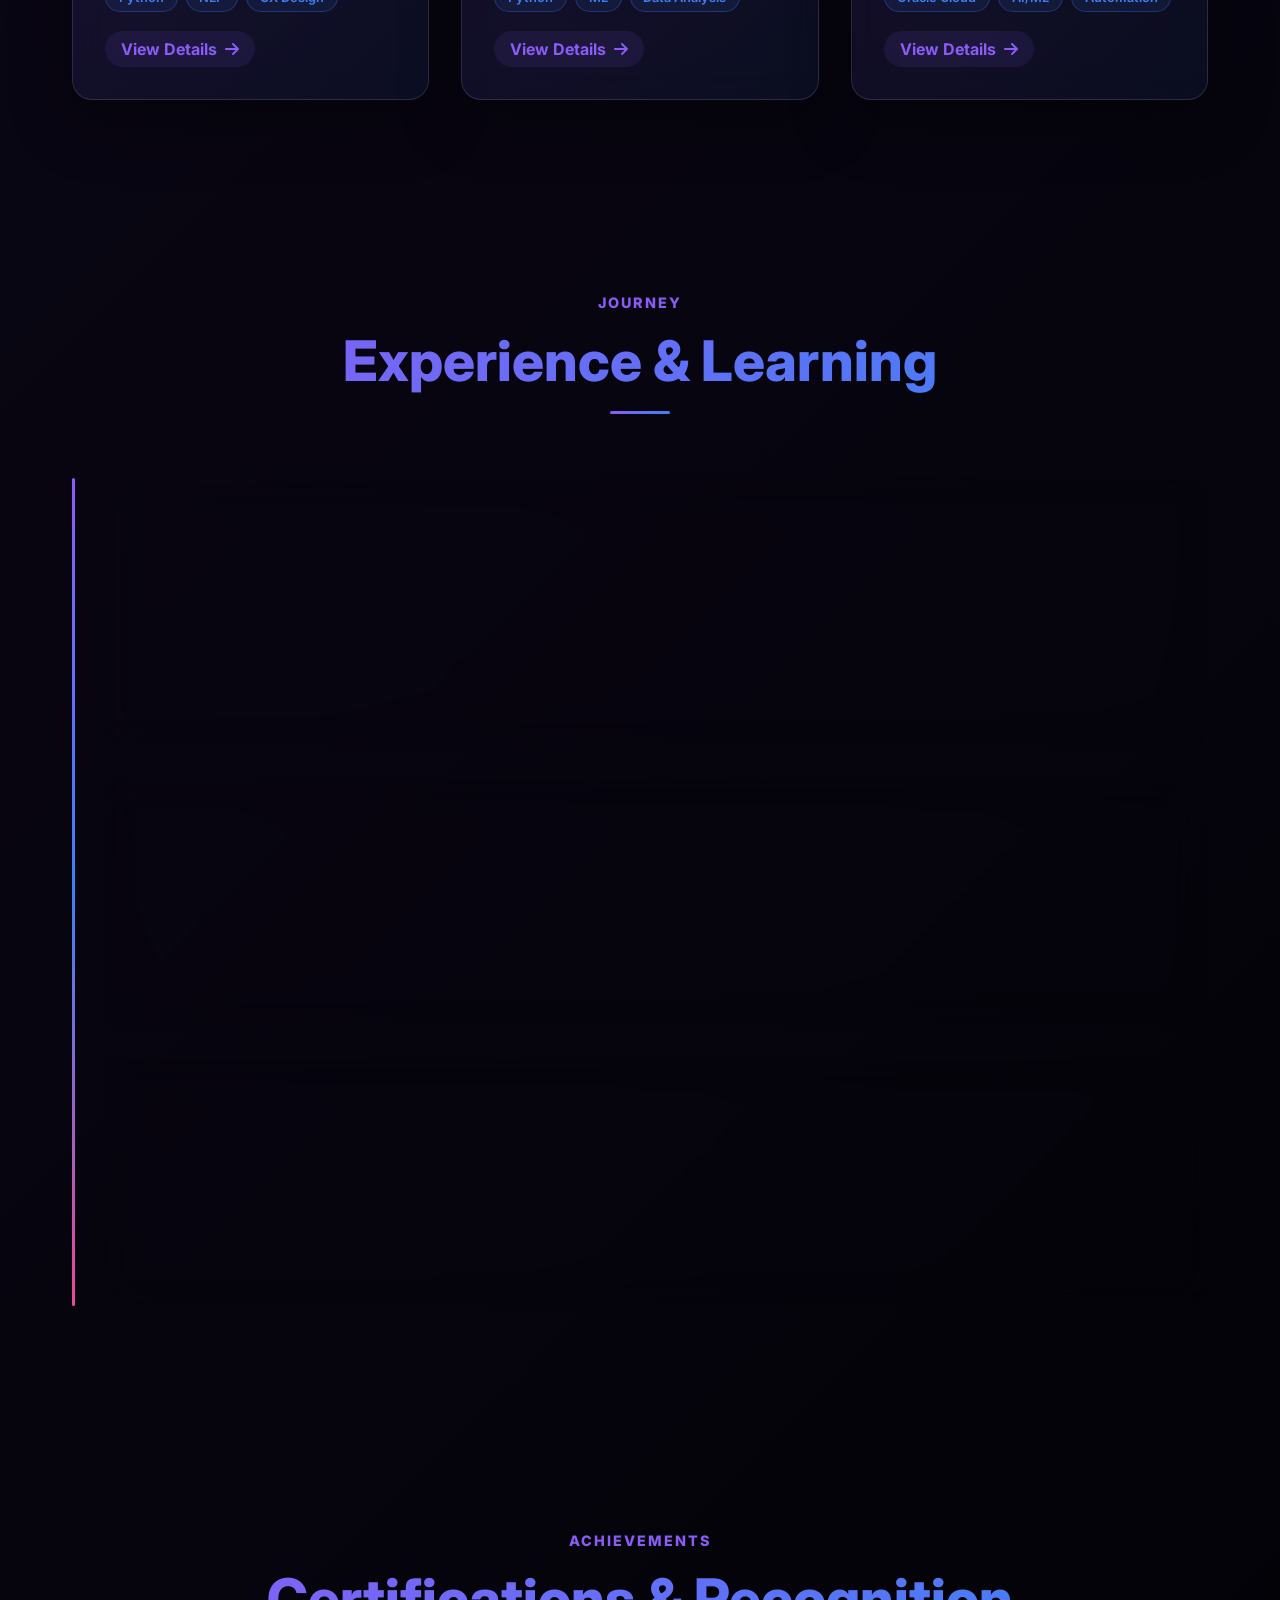
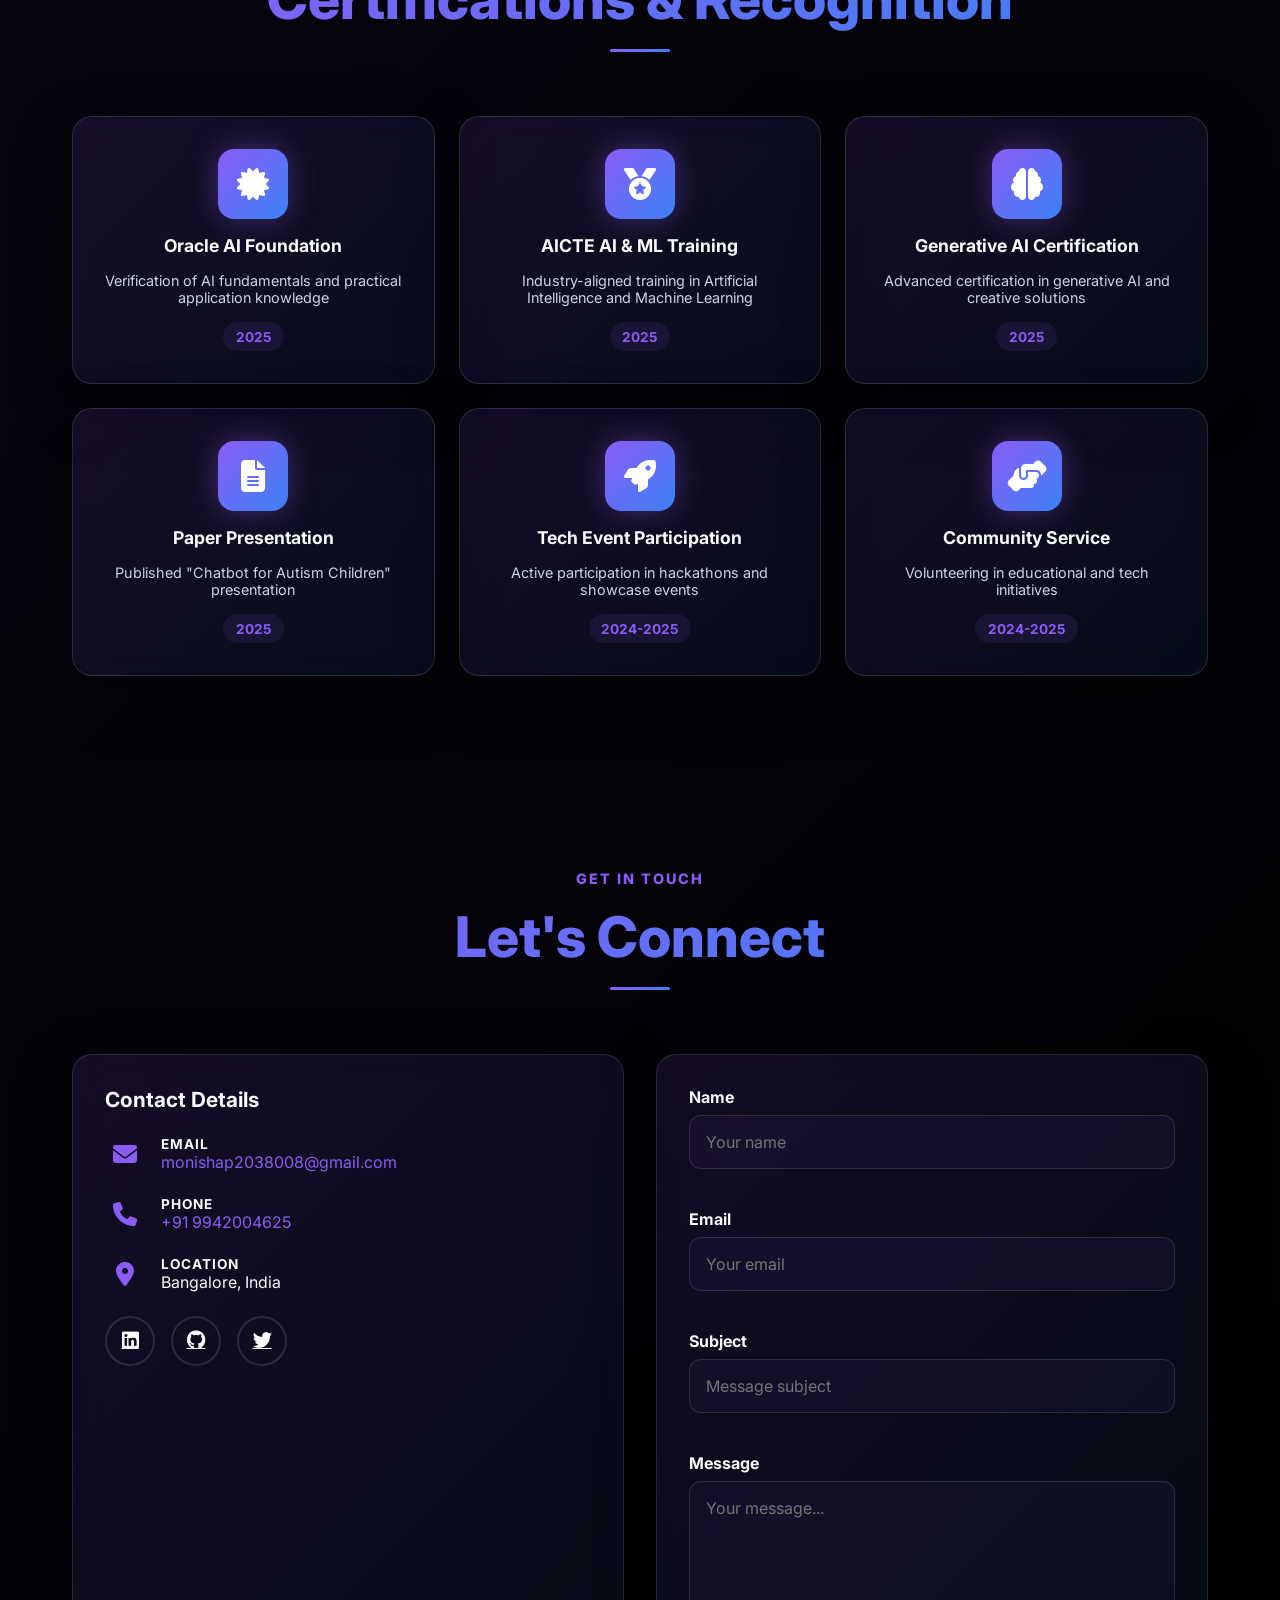
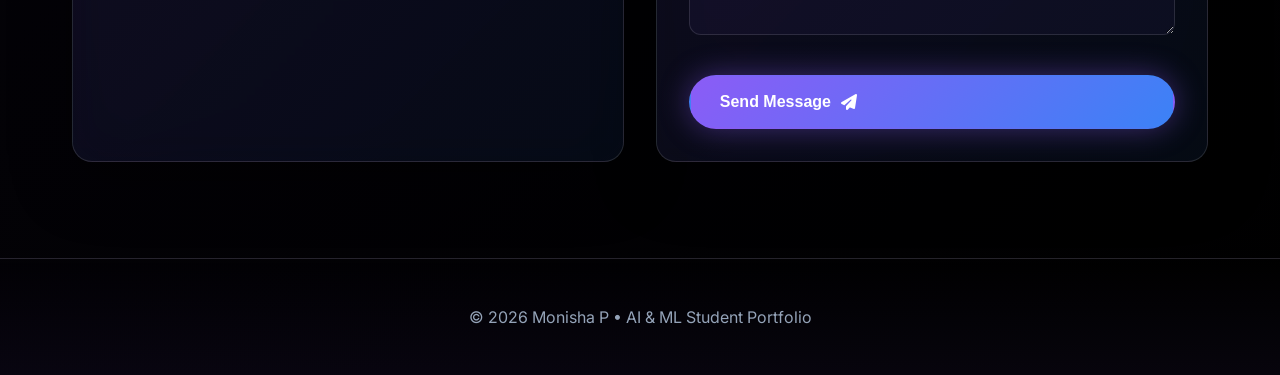
<file: frontend/premium-index.html>
<!DOCTYPE html>
<html lang="en">
<head>
  <meta charset="UTF-8">
  <meta name="viewport" content="width=device-width, initial-scale=1.0">
  <title>Monisha P | Premium AI & ML Portfolio</title>
  <link rel="preconnect" href="https://fonts.googleapis.com">
  <link rel="preconnect" href="https://fonts.gstatic.com" crossorigin>
  <link href="https://fonts.googleapis.com/css2?family=Inter:wght@300;400;500;600;700;800&family=Space+Mono:wght@400;700&display=swap" rel="stylesheet">
  <link rel="stylesheet" href="https://cdnjs.cloudflare.com/ajax/libs/font-awesome/6.5.1/css/all.min.css">
  <link rel="stylesheet" href="premium-styles.css">
</head>
<body>
  <!-- Animated Particle Background -->
  <div id="particle-bg" class="particle-background"></div>
  
  <!-- Scroll Progress Bar -->
  <div id="progress-bar" class="progress-bar"></div>
  
  <!-- Custom Cursor Glow -->
  <div id="cursor-glow" class="cursor-glow"></div>

  <div class="page-wrapper">
    <!-- Floating Navbar with Blur Effect -->
    <header class="floating-header">
      <nav class="navbar">
        <div class="nav-brand">
          <div class="brand-icon">MP</div>
          <div class="brand-text">
            <span class="brand-name">Monisha P</span>
            <span class="brand-title">AI & ML Portfolio</span>
          </div>
        </div>
        <ul class="nav-links">
          <li><a href="#home" data-section>Home</a></li>
          <li><a href="#about" data-section>About</a></li>
          <li><a href="#skills" data-section>Skills</a></li>
          <li><a href="#projects" data-section>Projects</a></li>
          <li><a href="#experience" data-section>Experience</a></li>
          <li><a href="#certifications" data-section>Certifications</a></li>
          <li><a href="#contact" data-section>Contact</a></li>
        </ul>
        <button id="theme-toggle" class="theme-toggle" aria-label="Toggle theme">
          <i class="fas fa-moon"></i>
        </button>
      </nav>
    </header>

    <!-- Hero Section -->
    <section id="home" class="hero">
      <div class="stars"></div>
      <div class="hero-content">
        <div class="typing-wrapper">
          <h1 class="hero-title">
            <span class="typing-cursor">Hi, I'm Monisha P</span>
          </h1>
          <p class="hero-subtitle">Aspiring AI & ML Engineer | Innovator | Problem Solver</p>
          <div class="typing-lines">
            <div class="typing-line" data-text="🤖 Building Intelligent Solutions"></div>
            <div class="typing-line" data-text="🧠 Exploring Generative AI"></div>
            <div class="typing-line" data-text="🚀 Creating Impact with Technology"></div>
          </div>
        </div>
        <div class="hero-actions">
          <a href="#projects" class="btn btn-primary glow-btn">
            <span>View Portfolio</span>
            <i class="fas fa-arrow-right"></i>
          </a>
          <a href="#contact" class="btn btn-secondary">
            <span>Get in Touch</span>
            <i class="fas fa-envelope"></i>
          </a>
        </div>
      </div>
      <div class="hero-visual">
        <div class="gradient-orb orb-1"></div>
        <div class="gradient-orb orb-2"></div>
        <div class="gradient-orb orb-3"></div>
      </div>
    </section>

    <!-- About Section -->
    <section id="about" class="about reveal-section">
      <div class="container">
        <div class="section-header">
          <span class="section-label">About</span>
          <h2 class="section-title">Who I Am</h2>
          <div class="title-line"></div>
        </div>
        
        <div class="about-grid">
          <div class="about-content">
            <p class="about-text">I'm Monisha, a passionate AI & ML student dedicated to creating intelligent, empathetic solutions that make technology accessible to everyone.</p>
            <div class="traits-grid">
              <div class="trait-card glass-card">
                <i class="fas fa-lightbulb trait-icon"></i>
                <h4>Self-Confident</h4>
                <p>Ready to experiment and learn from every challenge</p>
              </div>
              <div class="trait-card glass-card">
                <i class="fas fa-users trait-icon"></i>
                <h4>Collaborative</h4>
                <p>Strong teamwork and communication skills</p>
              </div>
              <div class="trait-card glass-card">
                <i class="fas fa-brain trait-icon"></i>
                <h4>Problem Solver</h4>
                <p>Hands-on mindset for designing practical solutions</p>
              </div>
              <div class="trait-card glass-card">
                <i class="fas fa-code trait-icon"></i>
                <h4>Builder</h4>
                <p>From concept to implementation with precision</p>
              </div>
            </div>
          </div>
        </div>
      </div>
    </section>

    <!-- Skills Section -->
    <section id="skills" class="skills reveal-section">
      <div class="container">
        <div class="section-header">
          <span class="section-label">Skills</span>
          <h2 class="section-title">Technical Arsenal</h2>
          <div class="title-line"></div>
        </div>

        <div class="skills-grid">
          <div class="skill-category glass-card">
            <h3><i class="fas fa-code"></i> Programming</h3>
            <div class="skill-bars">
              <div class="skill-item">
                <div class="skill-header">
                  <span>Python</span>
                  <span class="skill-percent">90%</span>
                </div>
                <div class="skill-bar">
                  <div class="skill-progress" style="width: 90%"></div>
                </div>
              </div>
              <div class="skill-item">
                <div class="skill-header">
                  <span>Java</span>
                  <span class="skill-percent">85%</span>
                </div>
                <div class="skill-bar">
                  <div class="skill-progress" style="width: 85%"></div>
                </div>
              </div>
              <div class="skill-item">
                <div class="skill-header">
                  <span>C/C++</span>
                  <span class="skill-percent">78%</span>
                </div>
                <div class="skill-bar">
                  <div class="skill-progress" style="width: 78%"></div>
                </div>
              </div>
            </div>
          </div>

          <div class="skill-category glass-card">
            <h3><i class="fas fa-globe"></i> Web Development</h3>
            <div class="skill-bars">
              <div class="skill-item">
                <div class="skill-header">
                  <span>HTML & CSS</span>
                  <span class="skill-percent">88%</span>
                </div>
                <div class="skill-bar">
                  <div class="skill-progress" style="width: 88%"></div>
                </div>
              </div>
              <div class="skill-item">
                <div class="skill-header">
                  <span>JavaScript</span>
                  <span class="skill-percent">82%</span>
                </div>
                <div class="skill-bar">
                  <div class="skill-progress" style="width: 82%"></div>
                </div>
              </div>
              <div class="skill-item">
                <div class="skill-header">
                  <span>React.js</span>
                  <span class="skill-percent">75%</span>
                </div>
                <div class="skill-bar">
                  <div class="skill-progress" style="width: 75%"></div>
                </div>
              </div>
            </div>
          </div>

          <div class="skill-category glass-card">
            <h3><i class="fas fa-database"></i> Backend & Data</h3>
            <div class="skill-bars">
              <div class="skill-item">
                <div class="skill-header">
                  <span>MySQL</span>
                  <span class="skill-percent">86%</span>
                </div>
                <div class="skill-bar">
                  <div class="skill-progress" style="width: 86%"></div>
                </div>
              </div>
              <div class="skill-item">
                <div class="skill-header">
                  <span>Spring Boot</span>
                  <span class="skill-percent">80%</span>
                </div>
                <div class="skill-bar">
                  <div class="skill-progress" style="width: 80%"></div>
                </div>
              </div>
            </div>
          </div>

          <div class="skill-category glass-card">
            <h3><i class="fas fa-robot"></i> AI & ML</h3>
            <div class="skill-bars">
              <div class="skill-item">
                <div class="skill-header">
                  <span>Machine Learning</span>
                  <span class="skill-percent">84%</span>
                </div>
                <div class="skill-bar">
                  <div class="skill-progress" style="width: 84%"></div>
                </div>
              </div>
              <div class="skill-item">
                <div class="skill-header">
                  <span>Generative AI</span>
                  <span class="skill-percent">81%</span>
                </div>
                <div class="skill-bar">
                  <div class="skill-progress" style="width: 81%"></div>
                </div>
              </div>
            </div>
          </div>

          <div class="skill-category glass-card">
            <h3><i class="fas fa-cloud"></i> Cloud</h3>
            <div class="skill-bars">
              <div class="skill-item">
                <div class="skill-header">
                  <span>Oracle Cloud</span>
                  <span class="skill-percent">79%</span>
                </div>
                <div class="skill-bar">
                  <div class="skill-progress" style="width: 79%"></div>
                </div>
              </div>
              <div class="skill-item">
                <div class="skill-header">
                  <span>AWS Basics</span>
                  <span class="skill-percent">70%</span>
                </div>
                <div class="skill-bar">
                  <div class="skill-progress" style="width: 70%"></div>
                </div>
              </div>
            </div>
          </div>

          <div class="skill-category glass-card">
            <h3><i class="fas fa-wrench"></i> Tools</h3>
            <div class="tools-grid">
              <span class="tool-badge">Git</span>
              <span class="tool-badge">Docker</span>
              <span class="tool-badge">Maven</span>
              <span class="tool-badge">Jupyter</span>
              <span class="tool-badge">VS Code</span>
              <span class="tool-badge">Figma</span>
            </div>
          </div>
        </div>
      </div>
    </section>

    <!-- Projects Section with Modal -->
    <section id="projects" class="projects reveal-section">
      <div class="container">
        <div class="section-header">
          <span class="section-label">Portfolio</span>
          <h2 class="section-title">Featured Projects</h2>
          <div class="title-line"></div>
        </div>

        <div class="projects-grid">
          <div class="project-card glass-card" data-project="1">
            <div class="project-header">
              <i class="fas fa-robot project-icon"></i>
              <span class="project-tag">AI/NLP</span>
            </div>
            <h3>Chatbot for Autism Children</h3>
            <p class="project-desc">An empathetic AI chatbot designed to support communication and learning for children with autism using conversational intelligence.</p>
            <div class="project-tech">
              <span class="tech-badge">Python</span>
              <span class="tech-badge">NLP</span>
              <span class="tech-badge">UX Design</span>
            </div>
            <div class="project-footer">
              <a href="#" class="project-link" data-modal="1">View Details <i class="fas fa-arrow-right"></i></a>
            </div>
          </div>

          <div class="project-card glass-card" data-project="2">
            <div class="project-header">
              <i class="fas fa-chart-line project-icon"></i>
              <span class="project-tag">ML</span>
            </div>
            <h3>AI Recommendation Engine</h3>
            <p class="project-desc">Intelligent recommendation system using machine learning to personalize content suggestions based on user behavior and preferences.</p>
            <div class="project-tech">
              <span class="tech-badge">Python</span>
              <span class="tech-badge">ML</span>
              <span class="tech-badge">Data Analysis</span>
            </div>
            <div class="project-footer">
              <a href="#" class="project-link" data-modal="2">View Details <i class="fas fa-arrow-right"></i></a>
            </div>
          </div>

          <div class="project-card glass-card" data-project="3">
            <div class="project-header">
              <i class="fas fa-building project-icon"></i>
              <span class="project-tag">Enterprise</span>
            </div>
            <h3>Oracle Cloud Internship</h3>
            <p class="project-desc">Hands-on experience building AI-driven enterprise solutions, learning industry best practices and cloud-enabled architecture patterns.</p>
            <div class="project-tech">
              <span class="tech-badge">Oracle Cloud</span>
              <span class="tech-badge">AI/ML</span>
              <span class="tech-badge">Automation</span>
            </div>
            <div class="project-footer">
              <a href="#" class="project-link" data-modal="3">View Details <i class="fas fa-arrow-right"></i></a>
            </div>
          </div>
        </div>
      </div>
    </section>

    <!-- Experience Section -->
    <section id="experience" class="experience reveal-section">
      <div class="container">
        <div class="section-header">
          <span class="section-label">Journey</span>
          <h2 class="section-title">Experience & Learning</h2>
          <div class="title-line"></div>
        </div>

        <div class="timeline">
          <div class="timeline-item glass-card">
            <div class="timeline-marker"></div>
            <div class="timeline-content">
              <h3>AI Intern at Oracle</h3>
              <p class="timeline-date">2025</p>
              <p>Developed AI-driven solutions, collaborated on enterprise automation projects, and gained hands-on experience with Oracle Cloud technologies.</p>
              <ul class="timeline-points">
                <li>Built intelligent systems using Oracle's AI tools</li>
                <li>Participated in cross-functional team discussions</li>
                <li>Learned best practices in enterprise AI deployment</li>
              </ul>
            </div>
          </div>

          <div class="timeline-item glass-card">
            <div class="timeline-marker"></div>
            <div class="timeline-content">
              <h3>AI Foundation Course</h3>
              <p class="timeline-date">Oct 2025</p>
              <p>Completed comprehensive training in AI fundamentals, covering concepts, problem framing, and ethical considerations.</p>
              <ul class="timeline-points">
                <li>Mastered core AI and ML concepts</li>
                <li>Studied supervised and unsupervised learning</li>
                <li>Learned about AI ethics and responsible design</li>
              </ul>
            </div>
          </div>

          <div class="timeline-item glass-card">
            <div class="timeline-marker"></div>
            <div class="timeline-content">
              <h3>Generative AI Course</h3>
              <p class="timeline-date">Nov 2025</p>
              <p>Advanced training in generative AI, focusing on prompt engineering and creative solution development.</p>
              <ul class="timeline-points">
                <li>Explored large language models and generative systems</li>
                <li>Practiced prompt engineering techniques</li>
                <li>Built practical AI-powered applications</li>
              </ul>
            </div>
          </div>
        </div>
      </div>
    </section>

    <!-- Certifications Section -->
    <section id="certifications" class="certifications reveal-section">
      <div class="container">
        <div class="section-header">
          <span class="section-label">Achievements</span>
          <h2 class="section-title">Certifications & Recognition</h2>
          <div class="title-line"></div>
        </div>

        <div class="certifications-grid">
          <div class="cert-card glass-card">
            <div class="cert-icon">
              <i class="fas fa-certificate"></i>
            </div>
            <h3>Oracle AI Foundation</h3>
            <p>Verification of AI fundamentals and practical application knowledge</p>
            <span class="cert-year">2025</span>
          </div>

          <div class="cert-card glass-card">
            <div class="cert-icon">
              <i class="fas fa-medal"></i>
            </div>
            <h3>AICTE AI & ML Training</h3>
            <p>Industry-aligned training in Artificial Intelligence and Machine Learning</p>
            <span class="cert-year">2025</span>
          </div>

          <div class="cert-card glass-card">
            <div class="cert-icon">
              <i class="fas fa-brain"></i>
            </div>
            <h3>Generative AI Certification</h3>
            <p>Advanced certification in generative AI and creative solutions</p>
            <span class="cert-year">2025</span>
          </div>

          <div class="cert-card glass-card">
            <div class="cert-icon">
              <i class="fas fa-file-alt"></i>
            </div>
            <h3>Paper Presentation</h3>
            <p>Published "Chatbot for Autism Children" presentation</p>
            <span class="cert-year">2025</span>
          </div>

          <div class="cert-card glass-card">
            <div class="cert-icon">
              <i class="fas fa-rocket"></i>
            </div>
            <h3>Tech Event Participation</h3>
            <p>Active participation in hackathons and showcase events</p>
            <span class="cert-year">2024-2025</span>
          </div>

          <div class="cert-card glass-card">
            <div class="cert-icon">
              <i class="fas fa-hands-helping"></i>
            </div>
            <h3>Community Service</h3>
            <p>Volunteering in educational and tech initiatives</p>
            <span class="cert-year">2024-2025</span>
          </div>
        </div>
      </div>
    </section>

    <!-- Contact Section -->
    <section id="contact" class="contact reveal-section">
      <div class="container">
        <div class="section-header">
          <span class="section-label">Get In Touch</span>
          <h2 class="section-title">Let's Connect</h2>
          <div class="title-line"></div>
        </div>

        <div class="contact-grid">
          <div class="contact-info glass-card">
            <h3>Contact Details</h3>
            <div class="contact-item">
              <i class="fas fa-envelope"></i>
              <div>
                <p class="contact-label">Email</p>
                <p><a href="mailto:monishap2038008@gmail.com">monishap2038008@gmail.com</a></p>
              </div>
            </div>
            <div class="contact-item">
              <i class="fas fa-phone"></i>
              <div>
                <p class="contact-label">Phone</p>
                <p><a href="tel:+919942004625">+91 9942004625</a></p>
              </div>
            </div>
            <div class="contact-item">
              <i class="fas fa-map-marker-alt"></i>
              <div>
                <p class="contact-label">Location</p>
                <p>Bangalore, India</p>
              </div>
            </div>
            <div class="social-links">
              <a href="#" class="social-link" aria-label="LinkedIn"><i class="fab fa-linkedin"></i></a>
              <a href="#" class="social-link" aria-label="GitHub"><i class="fab fa-github"></i></a>
              <a href="#" class="social-link" aria-label="Twitter"><i class="fab fa-twitter"></i></a>
            </div>
          </div>

          <form id="contact-form" class="contact-form glass-card">
            <div class="form-group">
              <label for="name">Name</label>
              <input type="text" id="name" name="name" required placeholder="Your name">
              <span class="form-error"></span>
            </div>
            <div class="form-group">
              <label for="email">Email</label>
              <input type="email" id="email" name="email" required placeholder="Your email">
              <span class="form-error"></span>
            </div>
            <div class="form-group">
              <label for="subject">Subject</label>
              <input type="text" id="subject" name="subject" required placeholder="Message subject">
              <span class="form-error"></span>
            </div>
            <div class="form-group">
              <label for="message">Message</label>
              <textarea id="message" name="message" rows="6" required placeholder="Your message..."></textarea>
              <span class="form-error"></span>
            </div>
            <button type="submit" class="btn btn-primary glow-btn">
              <span>Send Message</span>
              <i class="fas fa-paper-plane"></i>
            </button>
          </form>
        </div>
      </div>
    </section>

    <footer class="footer">
      <p>&copy; 2026 Monisha P • AI & ML Student Portfolio</p>
    </footer>
  </div>

  <!-- Project Modal -->
  <div id="project-modal" class="modal">
    <div class="modal-content glass-card">
      <button class="modal-close">&times;</button>
      <div id="modal-body"></div>
    </div>
  </div>

  <!-- Success Notification -->
  <div id="success-notification" class="success-notification">
    <i class="fas fa-check-circle"></i>
    <span>Message sent successfully!</span>
  </div>

  <script src="premium-script.js"></script>
</body>
</html>
</file>
<file: styles.css>
:root {
  --bg: #f4f7fb;
  --surface: rgba(255, 255, 255, 0.92);
  --surface-strong: #ffffff;
  --text: #0f172a;
  --muted: #475569;
  --primary: #2563eb;
  --primary-soft: #e0f2fe;
  --border: rgba(148, 163, 184, 0.22);
  --card-shadow: 0 24px 60px rgba(15, 23, 42, 0.08);
  --radius: 24px;
  color-scheme: light;
  color: var(--text);
  background: var(--bg);
  font-family: 'Inter', sans-serif;
  font-size: 16px;
  line-height: 1.7;
}

body {
  margin: 0;
  min-height: 100vh;
  background: linear-gradient(180deg, #f8fbff 0%, #eef4fb 100%);
  color: var(--text);
  scroll-behavior: smooth;
}

* {
  box-sizing: border-box;
}

img {
  max-width: 100%;
  display: block;
}

button,
a {
  transition: all 0.25s ease;
}

.page-shell {
  display: flex;
  flex-direction: column;
  min-height: 100vh;
}

.site-header {
  position: sticky;
  top: 0;
  z-index: 10;
  display: flex;
  justify-content: space-between;
  align-items: center;
  gap: 1rem;
  padding: 1rem 2rem;
  background: rgba(255, 255, 255, 0.88);
  border-bottom: 1px solid rgba(148, 163, 184, 0.18);
  backdrop-filter: blur(14px);
}

.brand {
  display: flex;
  align-items: center;
  gap: 1rem;
}

.brand-mark {
  display: inline-flex;
  align-items: center;
  justify-content: center;
  width: 3rem;
  height: 3rem;
  border-radius: 0.9rem;
  background: var(--primary);
  color: #ffffff;
  font-weight: 800;
}

.brand-label {
  margin: 0;
  font-weight: 700;
}

.brand-subtitle {
  margin: 0;
  color: var(--muted);
  font-size: 0.95rem;
}

.main-nav {
  display: flex;
  gap: 1.25rem;
  flex-wrap: wrap;
  align-items: center;
}

.main-nav a {
  color: var(--muted);
  text-decoration: none;
  font-weight: 600;
}

.main-nav a:hover {
  color: var(--text);
}

.theme-toggle {
  width: 3rem;
  height: 3rem;
  border-radius: 999px;
  border: 1px solid rgba(37, 99, 235, 0.18);
  background: var(--surface-strong);
  cursor: pointer;
  font-size: 1.1rem;
}

.hero-section {
  display: grid;
  grid-template-columns: 1.35fr 0.95fr;
  gap: 2rem;
  padding: 4rem 2rem 3rem;
  align-items: center;
}

.hero-copy {
  max-width: 680px;
}

.eyebrow {
  display: inline-flex;
  margin-bottom: 1.25rem;
  color: var(--primary);
  font-weight: 700;
  text-transform: uppercase;
  letter-spacing: 0.18em;
  font-size: 0.85rem;
}

.hero-section h1 {
  font-size: clamp(3rem, 5vw, 4.75rem);
  margin: 0;
  line-height: 0.95;
}

.hero-text {
  margin: 1.75rem 0 2.25rem;
  max-width: 640px;
  color: var(--muted);
  font-size: 1.08rem;
}

.hero-actions {
  display: flex;
  gap: 1rem;
  flex-wrap: wrap;
}

.btn {
  display: inline-flex;
  align-items: center;
  justify-content: center;
  padding: 1rem 1.5rem;
  border-radius: 999px;
  font-weight: 700;
  text-decoration: none;
  border: none;
  cursor: pointer;
}

.btn.primary {
  background: var(--primary);
  color: white;
}

.btn.secondary {
  background: rgba(37, 99, 235, 0.08);
  color: var(--primary);
  border: 1px solid rgba(37, 99, 235, 0.18);
}

.hero-panel {
  display: flex;
  justify-content: flex-end;
}

.profile-card {
  width: 100%;
  max-width: 420px;
  padding: 2rem;
  border-radius: var(--radius);
  background: var(--surface);
  box-shadow: var(--card-shadow);
  border: 1px solid var(--border);
}

.profile-badge {
  display: inline-flex;
  padding: 0.65rem 0.95rem;
  margin-bottom: 1.5rem;
  border-radius: 999px;
  background: var(--primary-soft);
  color: #0b5394;
  font-weight: 700;
}

.profile-summary p,
.profile-summary li {
  color: var(--muted);
}

.profile-summary ul {
  margin: 1rem 0 0;
  padding-left: 1.25rem;
}

.quick-links {
  margin-top: 1.75rem;
  display: flex;
  flex-wrap: wrap;
  gap: 0.85rem;
}

.quick-links a {
  flex: 1 1 45%;
  display: inline-flex;
  align-items: center;
  justify-content: center;
  padding: 0.85rem 1rem;
  border-radius: 16px;
  background: rgba(37, 99, 235, 0.08);
  color: var(--primary);
  text-decoration: none;
  font-weight: 700;
}

main {
  padding: 0 2rem 4rem;
}

.section {
  padding: 3.5rem 0;
}

.section-alt {
  background: rgba(255, 255, 255, 0.9);
}

.container {
  width: min(1120px, 100% - 3rem);
  margin: 0 auto;
}

.section-heading {
  max-width: 720px;
  margin-bottom: 2rem;
}

.section-heading span {
  display: inline-block;
  margin-bottom: 0.85rem;
  color: var(--primary);
  font-weight: 700;
  text-transform: uppercase;
  letter-spacing: 0.14em;
  font-size: 0.85rem;
}

.section-heading h2 {
  margin: 0;
  font-size: clamp(1.9rem, 2.2vw, 2.8rem);
  line-height: 1.05;
}

.about-grid {
  display: grid;
  grid-template-columns: 1.2fr 0.8fr;
  gap: 1.8rem;
}

.about-grid p {
  margin: 0 0 1.3rem;
  color: var(--muted);
}

.traits-card {
  padding: 1.75rem;
  border-radius: var(--radius);
  background: var(--surface);
  border: 1px solid var(--border);
  box-shadow: var(--card-shadow);
}

.trait-item {
  display: grid;
  gap: 0.35rem;
  margin-bottom: 1.25rem;
}

.trait-item strong {
  display: block;
  color: var(--text);
}

.skill-columns {
  display: grid;
  grid-template-columns: repeat(3, minmax(0, 1fr));
  gap: 1.25rem;
}

.skill-group {
  padding: 1.75rem;
  border-radius: var(--radius);
  background: var(--surface);
  border: 1px solid var(--border);
  box-shadow: var(--card-shadow);
}

.skill-group h3 {
  margin-top: 0;
  margin-bottom: 0.85rem;
}

.skill-group p {
  margin: 0;
  color: var(--muted);
}

.projects-grid,
.certifications-grid,
.experience-grid,
.achievements-grid,
.contact-grid {
  display: grid;
  gap: 1.5rem;
}

.projects-grid,
.achievements-grid,
.certifications-grid,
.experience-grid {
  grid-template-columns: repeat(3, minmax(0, 1fr));
}

.project-card,
.cert-card,
.experience-card,
.achievement-card,
.contact-card,
.resume-panel,
.traits-card,
.profile-card,
.skill-group {
  padding: 1.75rem;
  border-radius: var(--radius);
  background: var(--surface);
  border: 1px solid var(--border);
  box-shadow: var(--card-shadow);
}

.project-card h3,
.cert-card h3,
.experience-card h3,
.achievement-card h3,
.contact-card h3 {
  margin-top: 0;
  margin-bottom: 1rem;
}

.project-card p,
.cert-card p,
.experience-card p,
.achievement-card p,
.contact-card p {
  margin: 0 0 1rem;
  color: var(--muted);
}

.project-meta {
  display: inline-flex;
  padding: 0.55rem 0.9rem;
  border-radius: 999px;
  background: rgba(37, 99, 235, 0.08);
  color: var(--primary);
  font-size: 0.92rem;
  font-weight: 700;
}

.experience-notes {
  margin-top: 1.5rem;
  padding: 1.75rem;
  border-radius: var(--radius);
  background: var(--surface);
  border: 1px solid var(--border);
  box-shadow: var(--card-shadow);
}

.experience-notes h4 {
  margin-top: 0;
  margin-bottom: 1rem;
}

.experience-notes ul {
  margin: 0;
  padding-left: 1.25rem;
  color: var(--muted);
}

.experience-notes li {
  margin-bottom: 0.75rem;
}

.resume-section .resume-panel {
  display: flex;
  flex-wrap: wrap;
  justify-content: space-between;
  align-items: center;
  gap: 1.5rem;
}

.resume-actions {
  display: flex;
  gap: 1rem;
  flex-wrap: wrap;
}

.contact-grid {
  grid-template-columns: 1fr 1.15fr;
}

.contact-details ul {
  list-style: none;
  padding: 0;
  margin: 0;
}

.contact-details li {
  margin-bottom: 0.9rem;
  color: var(--muted);
}

.social-links {
  display: flex;
  gap: 0.75rem;
  flex-wrap: wrap;
}

.social-links a {
  display: inline-flex;
  align-items: center;
  gap: 0.5rem;
  padding: 0.9rem 1rem;
  border-radius: 18px;
  background: rgba(37, 99, 235, 0.08);
  color: var(--primary);
  text-decoration: none;
  font-weight: 700;
}

.contact-form {
  display: grid;
  gap: 1rem;
}

.form-group {
  display: grid;
  gap: 0.65rem;
}

.form-group label {
  font-weight: 600;
}

.form-group input,
.form-group textarea {
  width: 100%;
  padding: 1rem;
  border-radius: 18px;
  border: 1px solid rgba(148, 163, 184, 0.25);
  background: #f8fafc;
  color: var(--text);
  font: inherit;
}

.form-group input:focus,
.form-group textarea:focus {
  outline: 2px solid rgba(37, 99, 235, 0.35);
}

.footer {
  text-align: center;
  padding: 2rem 1rem;
  color: var(--muted);
  font-size: 0.95rem;
}

.dark-mode {
  --bg: #0f172a;
  --surface: rgba(15, 23, 42, 0.92);
  --surface-strong: #111827;
  --text: #f8fafc;
  --muted: #cbd5e1;
  --primary-soft: rgba(96, 165, 250, 0.14);
  --border: rgba(148, 163, 184, 0.14);
  background: #020617;
}

body.dark-mode {
  background: #020617;
}

body.dark-mode .site-header {
  background: rgba(15, 23, 42, 0.92);
  border-color: rgba(148, 163, 184, 0.12);
}

@media (max-width: 1024px) {
  .hero-section {
    grid-template-columns: 1fr;
  }

  .contact-grid,
  .experience-grid,
  .certifications-grid,
  .projects-grid,
  .achievements-grid {
    grid-template-columns: 1fr;
  }
}

@media (max-width: 768px) {
  .site-header {
    flex-direction: column;
    align-items: stretch;
  }

  .main-nav {
    justify-content: center;
  }

  .hero-actions,
  .resume-actions,
  .quick-links,
  .social-links {
    justify-content: center;
  }

  .contact-grid {
    grid-template-columns: 1fr;
  }
}

@media (max-width: 560px) {
  .site-header {
    padding: 1rem 1.25rem;
  }

  .hero-section {
    padding: 3rem 1.25rem 2.5rem;
  }

  .section {
    padding: 2.5rem 1.25rem;
  }

  .main-nav {
    gap: 0.85rem;
  }
}

.contact-card ul {
  list-style: none;
  padding: 0;
  margin: 0;
}

.contact-card li {
  margin-bottom: 0.75rem;
  color: #475569;
}

.contact-summary {
  background: #eef2ff;
}

.footer {
  text-align: center;
  padding: 2rem 1rem;
  color: #475569;
  font-size: 0.95rem;
}

@media (max-width: 960px) {
  header.hero-section,
  .about-grid,
  .projects-grid,
  .certifications-grid,
  .contact-grid {
    grid-template-columns: 1fr;
  }

  .hero-card {
    justify-content: stretch;
  }
}

@media (max-width: 640px) {
  header.hero-section {
    padding-top: 2rem;
  }

  .hero-actions {
    flex-direction: column;
  }

  .skill-card,
  .project-card,
  .cert-card,
  .contact-card {
    padding: 1.4rem;
  }
}
</file>
<file: frontend/styles.css>
:root {
  --bg: #0c0727;
  --text: #f8fafc;
  --muted: #cbd5e1;
  --surface: rgba(255,255,255,0.08);
  --surface-strong: rgba(255,255,255,0.12);
  --accent: #8b5cf6;
  --accent-soft: rgba(139,92,246,0.18);
  --shadow: 0 30px 80px rgba(0,0,0,0.35);
  font-family: 'Inter', sans-serif;
  font-size: 16px;
  line-height: 1.7;
  background: radial-gradient(circle at top left, rgba(139,92,246,0.3), transparent 20%), radial-gradient(circle at bottom right, rgba(59,130,246,0.2), transparent 25%), linear-gradient(180deg, #0c0727 0%, #050412 100%);
  color: var(--text);
}

* {
  box-sizing: border-box;
}

html {
  scroll-behavior: smooth;
}

body {
  margin: 0;
  min-height: 100vh;
}

button,
a {
  transition: all 0.3s ease;
}

.page-shell {
  display: flex;
  flex-direction: column;
  min-height: 100vh;
}

.site-header {
  position: sticky;
  top: 0;
  z-index: 20;
  display: flex;
  justify-content: space-between;
  align-items: center;
  gap: 1rem;
  padding: 1rem 2rem;
  background: rgba(6, 5, 17, 0.88);
  border-bottom: 1px solid rgba(255,255,255,0.08);
  backdrop-filter: blur(16px);
}

.brand {
  display: flex;
  align-items: center;
  gap: 1rem;
}

.brand-mark {
  width: 3rem;
  height: 3rem;
  border-radius: 1rem;
  background: linear-gradient(135deg, #8b5cf6, #3b82f6);
  display: grid;
  place-items: center;
  font-weight: 800;
}

.brand-label {
  margin: 0;
  font-size: 1rem;
  font-weight: 800;
}

.brand-subtitle {
  margin: 0;
  color: var(--muted);
  font-size: 0.95rem;
}

.main-nav {
  display: flex;
  flex-wrap: wrap;
  gap: 1rem;
}

.main-nav a {
  color: var(--muted);
  text-decoration: none;
  font-weight: 600;
}

.main-nav a:hover {
  color: var(--text);
}

.theme-toggle {
  width: 3rem;
  height: 3rem;
  border-radius: 50%;
  border: 1px solid rgba(255,255,255,0.15);
  background: rgba(255,255,255,0.08);
  color: var(--text);
  cursor: pointer;
}

.hero-section {
  position: relative;
  display: grid;
  grid-template-columns: 1.3fr 1fr;
  gap: 2rem;
  align-items: center;
  padding: 4rem 2rem 3rem;
  overflow: hidden;
}

.hero-section::after {
  content: '';
  position: absolute;
  inset: 0;
  background: radial-gradient(circle at top left, rgba(139,92,246,0.22), transparent 22%), radial-gradient(circle at center right, rgba(59,130,246,0.16), transparent 18%), linear-gradient(180deg, transparent 0%, rgba(0,0,0,0.18) 100%);
  pointer-events: none;
}

.eyebrow {
  display: inline-block;
  margin-bottom: 1.25rem;
  color: #a78bfa;
  text-transform: uppercase;
  letter-spacing: 0.18em;
  font-weight: 700;
  font-size: 0.85rem;
}

.hero-section h1 {
  font-size: clamp(3.5rem, 5vw, 5rem);
  margin: 0;
  line-height: 0.95;
}

.hero-text {
  margin: 1.75rem 0 2.25rem;
  max-width: 650px;
  color: var(--muted);
  font-size: 1.05rem;
}

.typing-lines {
  display: grid;
  gap: 0.8rem;
}

.typing-text {
  display: inline-block;
  color: #dbeafe;
  font-weight: 600;
  position: relative;
  min-height: 1.4rem;
}

.hero-actions {
  display: flex;
  gap: 1rem;
  flex-wrap: wrap;
}

.btn {
  display: inline-flex;
  align-items: center;
  justify-content: center;
  padding: 1rem 1.6rem;
  border-radius: 999px;
  font-weight: 700;
  text-decoration: none;
  border: none;
  cursor: pointer;
}

.btn.primary {
  background: linear-gradient(135deg, #8b5cf6, #3b82f6);
  color: white;
  box-shadow: 0 16px 40px rgba(139,92,246,0.28);
}

.btn.secondary {
  background: rgba(255,255,255,0.08);
  color: var(--text);
  border: 1px solid rgba(255,255,255,0.12);
}

.glow-btn {
  box-shadow: 0 0 30px rgba(139,92,246,0.25);
}

.hero-image-card {
  position: relative;
  width: min(420px, 100%);
  height: 520px;
}

.hero-image-glow {
  position: absolute;
  inset: 0;
  border-radius: 40px;
  background: radial-gradient(circle, rgba(139,92,246,0.35), transparent 40%);
  filter: blur(20px);
}

.hero-image {
  position: absolute;
  inset: 12px;
  border-radius: 32px;
  background: linear-gradient(135deg, rgba(59,130,246,0.85), rgba(139,92,246,0.85));
  box-shadow: inset 0 0 60px rgba(255,255,255,0.08), 0 40px 120px rgba(0,0,0,0.4);
}

.section {
  padding: 4rem 0;
}

.section-alt {
  background: rgba(255,255,255,0.04);
}

.section-heading {
  max-width: 720px;
  margin-bottom: 2rem;
}

.section-heading span {
  display: inline-block;
  margin-bottom: 0.75rem;
  color: #a78bfa;
  font-weight: 700;
  text-transform: uppercase;
  letter-spacing: 0.14em;
  font-size: 0.85rem;
}

.section-heading h2 {
  margin: 0;
  font-size: clamp(2rem, 2.3vw, 3rem);
  line-height: 1.05;
}

.about-grid {
  display: grid;
  grid-template-columns: 1.3fr 1fr;
  gap: 1.75rem;
}

.glass-card {
  background: linear-gradient(180deg, rgba(255,255,255,0.1), rgba(255,255,255,0.04));
  border: 1px solid rgba(255,255,255,0.12);
  backdrop-filter: blur(18px);
  border-radius: 28px;
  box-shadow: var(--shadow);
}

.about-panel {
  padding: 2rem;
}

.about-icon {
  width: 4rem;
  height: 4rem;
  border-radius: 1.2rem;
  background: rgba(139,92,246,0.18);
  display: grid;
  place-items: center;
  color: #e9d5ff;
  margin-bottom: 1.5rem;
  font-size: 1.5rem;
}

.about-panel p {
  margin: 0 0 1.4rem;
  color: var(--muted);
}

.about-features {
  display: grid;
  gap: 1rem;
}

.about-features div {
  display: flex;
  align-items: center;
  gap: 0.85rem;
  color: var(--muted);
}

.about-features i {
  color: #8b5cf6;
}

.about-image-card {
  min-height: 420px;
  position: relative;
}

.about-image {
  height: 100%;
  border-radius: 28px;
  background: linear-gradient(135deg, rgba(59,130,246,0.9), rgba(139,92,246,0.85));
  position: relative;
  overflow: hidden;
}

.about-image::after {
  content: '';
  position: absolute;
  inset: 0;
  background: radial-gradient(circle at top left, rgba(255,255,255,0.2), transparent 30%);
}

.skills-grid {
  display: grid;
  grid-template-columns: repeat(3, minmax(0, 1fr));
  gap: 1.5rem;
}

.skill-item {
  padding: 1.75rem;
  border-radius: 28px;
  border: 1px solid rgba(255,255,255,0.12);
  box-shadow: var(--shadow);
}

.skill-item:hover {
  transform: translateY(-6px);
}

.skill-item h3 {
  margin-top: 0;
  margin-bottom: 0.85rem;
}

.skill-item p {
  margin: 0 0 1rem;
  color: var(--muted);
}

.progress-bar {
  height: 0.9rem;
  border-radius: 999px;
  background: rgba(255,255,255,0.08);
  overflow: hidden;
}

.progress-bar span {
  display: block;
  height: 100%;
  border-radius: inherit;
  background: linear-gradient(90deg, #8b5cf6, #3b82f6);
}

.projects-grid,
.certifications-grid,
.achievements-grid {
  display: grid;
  gap: 1.5rem;
}

.projects-grid,
.achievements-grid {
  grid-template-columns: repeat(3, minmax(0, 1fr));
}

.certifications-grid {
  grid-template-columns: repeat(3, minmax(0, 1fr));
}

.project-card,
.cert-card,
.achievement-card {
  padding: 1.75rem;
  border-radius: 28px;
  border: 1px solid rgba(255,255,255,0.12);
  box-shadow: var(--shadow);
  background: linear-gradient(180deg, rgba(255,255,255,0.08), rgba(255,255,255,0.03));
}

.project-card:hover,
.cert-card:hover,
.achievement-card:hover {
  transform: translateY(-8px);
}

.project-top {
  display: flex;
  align-items: flex-start;
  justify-content: space-between;
  gap: 1rem;
}

.project-chip {
  padding: 0.55rem 0.9rem;
  border-radius: 999px;
  background: rgba(139,92,246,0.12);
  color: #dbeafe;
  font-weight: 700;
  font-size: 0.85rem;
}

.project-meta {
  color: #a5b4fc;
  font-size: 0.95rem;
}

.project-actions {
  display: flex;
  gap: 0.9rem;
  flex-wrap: wrap;
}

.timeline-container {
  position: relative;
  display: grid;
  gap: 2rem;
  padding: 2rem 0;
}

.timeline-line {
  position: absolute;
  left: 50%;
  top: 0;
  bottom: 0;
  width: 4px;
  background: linear-gradient(180deg, #8b5cf6, #3b82f6);
  transform: translateX(-50%);
}

.timeline-item {
  position: relative;
  width: min(520px, 100%);
}

.timeline-item.left {
  justify-self: start;
  text-align: right;
}

.timeline-item.right {
  justify-self: end;
  text-align: left;
}

.timeline-marker {
  position: absolute;
  top: 0.5rem;
  left: 50%;
  width: 1rem;
  height: 1rem;
  border-radius: 999px;
  background: linear-gradient(135deg, #8b5cf6, #3b82f6);
  transform: translateX(-50%);
}

.timeline-card {
  border-radius: 24px;
  padding: 1.5rem;
  background: rgba(255,255,255,0.08);
  border: 1px solid rgba(255,255,255,0.1);
}

.timeline-date {
  display: inline-flex;
  color: #d8b4fe;
  font-size: 0.9rem;
  margin-bottom: 0.85rem;
}

.cert-card i,
.achievement-card i {
  width: 2.5rem;
  height: 2.5rem;
  display: grid;
  place-items: center;
  border-radius: 1rem;
  background: rgba(139,92,246,0.16);
  color: #d8b4fe;
  margin-bottom: 1rem;
}

.resume-panel {
  display: flex;
  justify-content: space-between;
  align-items: center;
  gap: 1rem;
  padding: 1.75rem;
}

.resume-panel p {
  margin: 0;
  color: var(--muted);
}

.contact-grid {
  display: grid;
  grid-template-columns: 1fr 1.1fr;
  gap: 1.5rem;
}

.contact-details p {
  margin: 0 0 0.85rem;
  color: var(--muted);
}

.social-links {
  display: flex;
  flex-wrap: wrap;
  gap: 0.8rem;
}

.social-links a {
  display: inline-flex;
  align-items: center;
  gap: 0.6rem;
  padding: 0.85rem 1rem;
  border-radius: 18px;
  background: rgba(255,255,255,0.06);
  color: var(--text);
  text-decoration: none;
  font-weight: 700;
}

.contact-form {
  display: grid;
  gap: 1rem;
  padding: 1.75rem;
}

.form-group {
  display: grid;
  gap: 0.5rem;
}

.form-group label {
  font-weight: 700;
}

.form-group input,
.form-group textarea {
  width: 100%;
  padding: 1rem;
  border-radius: 18px;
  border: 1px solid rgba(255,255,255,0.12);
  background: rgba(255,255,255,0.06);
  color: var(--text);
  font: inherit;
}

.form-group input:focus,
.form-group textarea:focus {
  outline: 2px solid rgba(139,92,246,0.35);
}

.field-error {
  color: #fca5a5;
  font-size: 0.9rem;
  min-height: 1rem;
}

.footer {
  text-align: center;
  padding: 2rem 1rem;
  color: var(--muted);
  font-size: 0.95rem;
}

.success-popup {
  position: fixed;
  right: 2rem;
  bottom: 2rem;
  padding: 1rem 1.4rem;
  border-radius: 18px;
  background: rgba(15,23,42,0.95);
  color: #d1fae5;
  box-shadow: 0 20px 60px rgba(0,0,0,0.35);
  opacity: 0;
  transform: translateY(20px);
  transition: opacity 0.3s ease, transform 0.3s ease;
  z-index: 30;
}

.success-popup.show {
  opacity: 1;
  transform: translateY(0);
}

.reveal {
  opacity: 0;
  transform: translateY(40px);
  transition: opacity 0.75s ease, transform 0.75s ease;
}

.reveal.visible {
  opacity: 1;
  transform: translateY(0);
}

.hover-zoom:hover {
  transform: translateY(-8px);
}

@media (max-width: 1040px) {
  .hero-section,
  .about-grid,
  .skills-grid,
  .projects-grid,
  .certifications-grid,
  .achievements-grid,
  .contact-grid {
    grid-template-columns: 1fr;
  }

  .resume-panel {
    flex-direction: column;
    text-align: center;
  }
}

@media (max-width: 720px) {
  .site-header {
    flex-direction: column;
    align-items: stretch;
  }

  .main-nav {
    justify-content: center;
  }

  .hero-actions,
  .quick-links,
  .social-links {
    justify-content: center;
  }
}

@media (max-width: 560px) {
  .site-header {
    padding: 1rem 1.25rem;
  }

  .hero-section {
    padding: 3rem 1.25rem 2.75rem;
  }

  .section {
    padding: 2.5rem 1.25rem;
  }

  .main-nav {
    gap: 0.75rem;
  }
}
</file>
<file: frontend/premium-styles.css>
/* ============================================
   PREMIUM PORTFOLIO STYLES - ADVANCED UI/UX
   ============================================ */

:root {
  --primary: #8b5cf6;
  --primary-dark: #6d28d9;
  --primary-light: #a78bfa;
  --secondary: #3b82f6;
  --secondary-dark: #1d4ed8;
  --accent: #ec4899;
  --bg-dark: #0f0a20;
  --bg-darker: #000000;
  --surface: rgba(139, 92, 246, 0.08);
  --surface-hover: rgba(139, 92, 246, 0.15);
  --text-primary: #f8fafc;
  --text-secondary: #cbd5e1;
  --text-muted: #94a3b8;
  --border-light: rgba(255, 255, 255, 0.12);
  --border-glow: rgba(139, 92, 246, 0.3);
  --shadow: 0 20px 60px rgba(0, 0, 0, 0.4);
  --shadow-lg: 0 40px 100px rgba(0, 0, 0, 0.5);
  --glow-purple: 0 0 30px rgba(139, 92, 246, 0.4);
  --glow-blue: 0 0 30px rgba(59, 130, 246, 0.4);
}

* {
  margin: 0;
  padding: 0;
  box-sizing: border-box;
}

html {
  scroll-behavior: smooth;
}

body {
  font-family: 'Inter', sans-serif;
  background: linear-gradient(135deg, var(--bg-dark) 0%, var(--bg-darker) 100%);
  color: var(--text-primary);
  overflow-x: hidden;
  cursor: none;
}

body.dark-mode {
  --bg-dark: #0a051a;
  --bg-darker: #000000;
}

/* Particle Background Animation */
.particle-background {
  position: fixed;
  top: 0;
  left: 0;
  width: 100%;
  height: 100%;
  z-index: -1;
  pointer-events: none;
}

.particle-background::before {
  content: '';
  position: absolute;
  width: 100%;
  height: 100%;
  background: radial-gradient(circle at 20% 50%, rgba(139, 92, 246, 0.15) 0%, transparent 50%),
              radial-gradient(circle at 80% 80%, rgba(59, 130, 246, 0.1) 0%, transparent 50%),
              radial-gradient(circle at 40% 20%, rgba(236, 72, 153, 0.08) 0%, transparent 50%);
  animation: gradientShift 15s ease-in-out infinite;
}

/* Animated particles */
.particle-background::after {
  content: '';
  position: absolute;
  width: 100%;
  height: 100%;
  background-image: 
    radial-gradient(2px 2px at 20px 30px, rgba(139, 92, 246, 0.6), transparent),
    radial-gradient(2px 2px at 60px 70px, rgba(59, 130, 246, 0.5), transparent),
    radial-gradient(1px 1px at 50px 50px, rgba(236, 72, 153, 0.5), transparent),
    radial-gradient(1px 1px at 130px 80px, rgba(139, 92, 246, 0.4), transparent),
    radial-gradient(2px 2px at 90px 10px, rgba(59, 130, 246, 0.6), transparent);
  background-repeat: repeat;
  background-size: 200px 200px;
  animation: particleFloat 20s linear infinite;
  opacity: 0.5;
}

@keyframes gradientShift {
  0%, 100% {
    transform: translate(0, 0);
  }
  50% {
    transform: translate(30px, 30px);
  }
}

@keyframes particleFloat {
  0% {
    transform: translate(0, 0) scale(1);
    opacity: 0.5;
  }
  50% {
    opacity: 0.8;
  }
  100% {
    transform: translate(-200px, -200px) scale(0.9);
    opacity: 0.5;
  }
}

/* Scroll Progress Bar */
.progress-bar {
  position: fixed;
  top: 0;
  left: 0;
  height: 3px;
  background: linear-gradient(90deg, var(--primary), var(--secondary), var(--accent));
  box-shadow: var(--glow-purple);
  z-index: 100;
  width: 0%;
  transition: width 0.1s ease;
}

/* Custom Cursor Glow */
.cursor-glow {
  position: fixed;
  width: 30px;
  height: 30px;
  border: 2px solid var(--primary);
  border-radius: 50%;
  pointer-events: none;
  z-index: 999;
  display: none;
  box-shadow: var(--glow-purple);
  transition: opacity 0.1s ease;
}

.cursor-glow.active {
  display: block;
}

/* Glassmorphism Cards */
.glass-card {
  background: linear-gradient(135deg, rgba(139, 92, 246, 0.12), rgba(59, 130, 246, 0.08));
  border: 1px solid var(--border-light);
  backdrop-filter: blur(20px);
  -webkit-backdrop-filter: blur(20px);
  border-radius: 20px;
  padding: 2rem;
  box-shadow: var(--shadow);
}

.glass-card:hover {
  border-color: var(--border-glow);
  box-shadow: var(--shadow), 0 0 40px var(--border-glow);
  transform: translateY(-8px);
  transition: all 0.3s ease;
}

/* Floating Header */
.floating-header {
  position: fixed;
  top: 20px;
  left: 50%;
  transform: translateX(-50%);
  width: 90%;
  max-width: 1200px;
  z-index: 50;
  background: linear-gradient(135deg, rgba(15, 10, 32, 0.8), rgba(0, 0, 0, 0.6));
  border: 1px solid var(--border-light);
  backdrop-filter: blur(20px);
  border-radius: 50px;
  padding: 0.8rem 1.5rem;
  box-shadow: var(--shadow);
  animation: headerSlide 0.6s ease-out;
}

@keyframes headerSlide {
  from {
    opacity: 0;
    transform: translateX(-50%) translateY(-20px);
  }
  to {
    opacity: 1;
    transform: translateX(-50%) translateY(0);
  }
}

.navbar {
  display: flex;
  align-items: center;
  justify-content: space-between;
  gap: 2rem;
}

.nav-brand {
  display: flex;
  align-items: center;
  gap: 0.8rem;
  min-width: fit-content;
}

.brand-icon {
  width: 40px;
  height: 40px;
  background: linear-gradient(135deg, var(--primary), var(--secondary));
  border-radius: 12px;
  display: grid;
  place-items: center;
  font-weight: 800;
  font-size: 0.9rem;
  box-shadow: var(--glow-purple);
}

.brand-text {
  display: flex;
  flex-direction: column;
  gap: 0.2rem;
}

.brand-name {
  font-weight: 800;
  font-size: 1rem;
  line-height: 1;
}

.brand-title {
  font-size: 0.75rem;
  color: var(--text-muted);
}

.nav-links {
  display: flex;
  list-style: none;
  gap: 1.5rem;
  flex: 1;
  justify-content: center;
}

.nav-links a {
  color: var(--text-secondary);
  text-decoration: none;
  font-weight: 500;
  position: relative;
  transition: color 0.3s ease;
}

.nav-links a::after {
  content: '';
  position: absolute;
  bottom: -4px;
  left: 0;
  width: 0;
  height: 2px;
  background: linear-gradient(90deg, var(--primary), var(--secondary));
  transition: width 0.3s ease;
}

.nav-links a:hover {
  color: var(--primary);
}

.nav-links a:hover::after {
  width: 100%;
}

.theme-toggle {
  width: 40px;
  height: 40px;
  border: 1px solid var(--border-light);
  background: rgba(255, 255, 255, 0.08);
  border-radius: 50%;
  cursor: pointer;
  display: grid;
  place-items: center;
  color: var(--text-primary);
  font-size: 1rem;
  transition: all 0.3s ease;
}

.theme-toggle:hover {
  background: rgba(139, 92, 246, 0.15);
  border-color: var(--primary);
  box-shadow: var(--glow-purple);
}

/* Page Wrapper */
.page-wrapper {
  min-height: 100vh;
}

.container {
  max-width: 1200px;
  margin: 0 auto;
  padding: 0 2rem;
}

/* Hero Section */
.hero {
  min-height: 100vh;
  display: grid;
  grid-template-columns: 1fr 1fr;
  align-items: center;
  gap: 3rem;
  padding: 120px 2rem 2rem;
  position: relative;
  overflow: hidden;
}

.stars {
  position: absolute;
  width: 100%;
  height: 100%;
  top: 0;
  left: 0;
  pointer-events: none;
}

.stars::before,
.stars::after {
  content: '';
  position: absolute;
  width: 2px;
  height: 2px;
  background: white;
  border-radius: 50%;
  opacity: 0.6;
  animation: twinkle 3s infinite;
}

@keyframes twinkle {
  0%, 100% { opacity: 0.2; }
  50% { opacity: 1; }
}

.hero-content {
  position: relative;
  z-index: 2;
  animation: contentSlide 0.8s ease-out;
}

@keyframes contentSlide {
  from {
    opacity: 0;
    transform: translateY(40px);
  }
  to {
    opacity: 1;
    transform: translateY(0);
  }
}

.typing-wrapper {
  margin-bottom: 2rem;
}

.hero-title {
  font-size: clamp(2.5rem, 8vw, 4.5rem);
  font-weight: 800;
  line-height: 1.1;
  margin-bottom: 0.5rem;
  background: linear-gradient(135deg, var(--primary), var(--secondary), var(--accent));
  -webkit-background-clip: text;
  -webkit-text-fill-color: transparent;
  background-clip: text;
}

.typing-cursor {
  border-right: 3px solid var(--primary);
  animation: blink 1s infinite;
}

@keyframes blink {
  0%, 49%, 100% { border-right-color: var(--primary); }
  50%, 99% { border-right-color: transparent; }
}

.hero-subtitle {
  font-size: 1.3rem;
  color: var(--text-secondary);
  margin-bottom: 1.5rem;
  font-weight: 600;
}

.typing-lines {
  display: grid;
  gap: 0.8rem;
  margin-bottom: 2rem;
  height: 5rem;
}

.typing-line {
  font-size: 1.1rem;
  color: var(--primary-light);
  min-height: 1.8rem;
  position: relative;
}

.typing-line::before {
  content: '';
  position: absolute;
  width: 3px;
  height: 1.8rem;
  background: var(--primary);
  right: -8px;
  animation: blink 1s infinite;
}

.hero-actions {
  display: flex;
  gap: 1rem;
  flex-wrap: wrap;
  margin-bottom: 2rem;
}

.btn {
  display: inline-flex;
  align-items: center;
  gap: 0.6rem;
  padding: 1rem 1.8rem;
  border-radius: 50px;
  border: 2px solid transparent;
  font-weight: 700;
  font-size: 1rem;
  text-decoration: none;
  cursor: pointer;
  transition: all 0.3s ease;
  position: relative;
  overflow: hidden;
}

.btn::before {
  content: '';
  position: absolute;
  top: 0;
  left: -100%;
  width: 100%;
  height: 100%;
  background: rgba(255, 255, 255, 0.2);
  transition: left 0.3s ease;
  z-index: -1;
}

.btn:hover::before {
  left: 100%;
}

.btn-primary {
  background: linear-gradient(135deg, var(--primary), var(--secondary));
  color: white;
  box-shadow: var(--glow-purple);
}

.btn-primary:hover {
  transform: translateY(-4px);
  box-shadow: 0 0 50px var(--glow-purple);
}

.btn-secondary {
  background: rgba(139, 92, 246, 0.1);
  border-color: var(--primary);
  color: var(--primary);
}

.btn-secondary:hover {
  background: rgba(139, 92, 246, 0.2);
  box-shadow: var(--glow-purple);
}

.glow-btn {
  animation: buttonGlow 2s ease-in-out infinite;
}

@keyframes buttonGlow {
  0%, 100% {
    box-shadow: var(--glow-purple);
  }
  50% {
    box-shadow: 0 0 60px var(--glow-purple);
  }
}

.hero-visual {
  position: relative;
  height: 500px;
  display: grid;
  place-items: center;
}

.gradient-orb {
  position: absolute;
  border-radius: 50%;
  filter: blur(40px);
  opacity: 0.6;
  animation: orbFloat 6s ease-in-out infinite;
}

.orb-1 {
  width: 300px;
  height: 300px;
  background: linear-gradient(135deg, var(--primary), transparent);
  top: 20%;
  left: 10%;
  animation-delay: 0s;
}

.orb-2 {
  width: 250px;
  height: 250px;
  background: linear-gradient(135deg, var(--secondary), transparent);
  bottom: 10%;
  right: 20%;
  animation-delay: 2s;
}

.orb-3 {
  width: 200px;
  height: 200px;
  background: linear-gradient(135deg, var(--accent), transparent);
  bottom: 30%;
  left: 30%;
  animation-delay: 4s;
}

@keyframes orbFloat {
  0%, 100% {
    transform: translate(0, 0);
  }
  50% {
    transform: translate(30px, -30px);
  }
}

/* Section Styling */
.reveal-section {
  opacity: 0;
  transform: translateY(60px);
  transition: opacity 0.8s ease, transform 0.8s ease;
  scroll-margin-top: 100px;
}

.reveal-section.visible {
  opacity: 1;
  transform: translateY(0);
}

section {
  padding: 6rem 0;
  position: relative;
}

.section-header {
  text-align: center;
  margin-bottom: 4rem;
  position: relative;
}

.section-label {
  display: inline-block;
  color: var(--primary);
  font-size: 0.9rem;
  font-weight: 800;
  text-transform: uppercase;
  letter-spacing: 2px;
  margin-bottom: 1rem;
}

.section-title {
  font-size: clamp(2rem, 5vw, 3.5rem);
  font-weight: 800;
  margin-bottom: 1rem;
  background: linear-gradient(135deg, var(--primary), var(--secondary));
  -webkit-background-clip: text;
  -webkit-text-fill-color: transparent;
  background-clip: text;
}

.title-line {
  width: 60px;
  height: 3px;
  background: linear-gradient(90deg, var(--primary), var(--secondary));
  margin: 1rem auto 0;
  border-radius: 2px;
}

/* About Section */
.about-grid {
  display: grid;
  gap: 3rem;
}

.about-text {
  font-size: 1.1rem;
  color: var(--text-secondary);
  margin-bottom: 2rem;
  line-height: 1.8;
}

.traits-grid {
  display: grid;
  grid-template-columns: repeat(auto-fit, minmax(280px, 1fr));
  gap: 1.5rem;
}

.trait-card {
  padding: 1.5rem;
}

.trait-icon {
  font-size: 2rem;
  color: var(--primary);
  margin-bottom: 1rem;
}

.trait-card h4 {
  font-size: 1.2rem;
  margin-bottom: 0.5rem;
}

.trait-card p {
  color: var(--text-secondary);
  font-size: 0.95rem;
}

/* Skills Section */
.skills-grid {
  display: grid;
  grid-template-columns: repeat(auto-fit, minmax(350px, 1fr));
  gap: 2rem;
}

.skill-category {
  padding: 2rem;
}

.skill-category h3 {
  display: flex;
  align-items: center;
  gap: 0.8rem;
  font-size: 1.4rem;
  margin-bottom: 1.5rem;
  color: var(--text-primary);
}

.skill-bars {
  display: grid;
  gap: 1.5rem;
}

.skill-item {
  display: grid;
  gap: 0.5rem;
}

.skill-header {
  display: flex;
  justify-content: space-between;
  align-items: center;
  font-weight: 600;
  font-size: 0.95rem;
}

.skill-percent {
  color: var(--primary);
  font-weight: 700;
}

.skill-bar {
  height: 8px;
  background: rgba(255, 255, 255, 0.1);
  border-radius: 10px;
  overflow: hidden;
  position: relative;
}

.skill-progress {
  height: 100%;
  background: linear-gradient(90deg, var(--primary), var(--secondary));
  border-radius: inherit;
  box-shadow: var(--glow-purple);
  animation: skillsBar 1.5s ease-out forwards;
}

@keyframes skillsBar {
  from {
    width: 0 !important;
  }
}

.tools-grid {
  display: grid;
  grid-template-columns: repeat(auto-fill, minmax(120px, 1fr));
  gap: 1rem;
}

.tool-badge {
  display: inline-block;
  padding: 0.6rem 1rem;
  background: rgba(139, 92, 246, 0.1);
  border: 1px solid var(--border-light);
  border-radius: 20px;
  font-weight: 600;
  font-size: 0.9rem;
  text-align: center;
  transition: all 0.3s ease;
}

.tool-badge:hover {
  background: rgba(139, 92, 246, 0.2);
  border-color: var(--primary);
  box-shadow: var(--glow-purple);
}

/* Projects Section */
.projects-grid {
  display: grid;
  grid-template-columns: repeat(auto-fit, minmax(350px, 1fr));
  gap: 2rem;
}

.project-card {
  padding: 2rem;
  display: flex;
  flex-direction: column;
  gap: 1.2rem;
  cursor: pointer;
  perspective: 1000px;
  transition: all 0.3s ease;
  position: relative;
  height: 100%;
}

.project-card:hover {
  transform: rotateY(5deg) rotateX(-5deg) translateZ(20px);
}

.project-header {
  display: flex;
  align-items: center;
  justify-content: space-between;
}

.project-icon {
  font-size: 2rem;
  color: var(--primary);
}

.project-tag {
  padding: 0.4rem 0.8rem;
  background: rgba(139, 92, 246, 0.15);
  border-radius: 50px;
  font-size: 0.8rem;
  font-weight: 700;
  color: var(--primary);
}

.project-card h3 {
  font-size: 1.3rem;
  margin: 0;
}

.project-desc {
  color: var(--text-secondary);
  font-size: 0.95rem;
  flex-grow: 1;
}

.project-tech {
  display: flex;
  flex-wrap: wrap;
  gap: 0.5rem;
}

.tech-badge {
  padding: 0.4rem 0.8rem;
  background: rgba(59, 130, 246, 0.1);
  border: 1px solid rgba(59, 130, 246, 0.3);
  border-radius: 50px;
  font-size: 0.8rem;
  font-weight: 600;
  color: var(--secondary);
}

.project-footer {
  margin-top: auto;
}

.project-link {
  display: inline-flex;
  align-items: center;
  gap: 0.5rem;
  color: var(--primary);
  text-decoration: none;
  font-weight: 700;
  padding: 0.5rem 1rem;
  border-radius: 50px;
  background: rgba(139, 92, 246, 0.1);
  transition: all 0.3s ease;
}

.project-link:hover {
  background: rgba(139, 92, 246, 0.2);
  transform: translateX(4px);
}

/* Modal */
.modal {
  display: none;
  position: fixed;
  top: 0;
  left: 0;
  width: 100%;
  height: 100%;
  background: rgba(0, 0, 0, 0.8);
  backdrop-filter: blur(10px);
  z-index: 1000;
  align-items: center;
  justify-content: center;
  animation: fadeIn 0.3s ease;
}

.modal.active {
  display: flex;
}

@keyframes fadeIn {
  from {
    opacity: 0;
  }
  to {
    opacity: 1;
  }
}

.modal-content {
  max-width: 600px;
  width: 90%;
  max-height: 80vh;
  overflow-y: auto;
  position: relative;
  animation: slideUp 0.3s ease;
}

@keyframes slideUp {
  from {
    opacity: 0;
    transform: translateY(50px);
  }
  to {
    opacity: 1;
    transform: translateY(0);
  }
}

.modal-close {
  position: absolute;
  top: 1rem;
  right: 1rem;
  width: 40px;
  height: 40px;
  border: none;
  background: rgba(255, 255, 255, 0.1);
  border-radius: 50%;
  color: white;
  font-size: 1.5rem;
  cursor: pointer;
  transition: all 0.3s ease;
  z-index: 10;
}

.modal-close:hover {
  background: rgba(139, 92, 246, 0.3);
}

/* Experience (Timeline) */
.timeline {
  position: relative;
  padding-left: 2rem;
}

.timeline::before {
  content: '';
  position: absolute;
  left: 0;
  top: 0;
  bottom: 0;
  width: 3px;
  background: linear-gradient(180deg, var(--primary), var(--secondary), var(--accent));
  border-radius: 2px;
}

.timeline-item {
  position: relative;
  margin-bottom: 2rem;
  padding-left: 2rem;
  opacity: 0;
  animation: timelineSlide 0.6s ease-out forwards;
}

.timeline-item:nth-child(1) { animation-delay: 0s; }
.timeline-item:nth-child(2) { animation-delay: 0.2s; }
.timeline-item:nth-child(3) { animation-delay: 0.4s; }

@keyframes timelineSlide {
  from {
    opacity: 0;
    transform: translateX(-30px);
  }
  to {
    opacity: 1;
    transform: translateX(0);
  }
}

.timeline-marker {
  position: absolute;
  width: 20px;
  height: 20px;
  background: var(--primary);
  border: 4px solid var(--bg-dark);
  border-radius: 50%;
  left: -12px;
  top: 0;
  box-shadow: var(--glow-purple);
}

.timeline-content h3 {
  font-size: 1.3rem;
  margin-bottom: 0.25rem;
}

.timeline-date {
  color: var(--primary);
  font-weight: 700;
  font-size: 0.9rem;
  margin-bottom: 0.5rem;
}

.timeline-content p {
  color: var(--text-secondary);
  margin-bottom: 1rem;
}

.timeline-points {
  list-style: none;
  margin-left: 0;
}

.timeline-points li {
  color: var(--text-secondary);
  margin-bottom: 0.5rem;
  padding-left: 1.5rem;
  position: relative;
}

.timeline-points li::before {
  content: '✓';
  position: absolute;
  left: 0;
  color: var(--primary);
  font-weight: 700;
}

/* Certifications */
.certifications-grid {
  display: grid;
  grid-template-columns: repeat(auto-fill, minmax(280px, 1fr));
  gap: 1.5rem;
}

.cert-card {
  padding: 2rem;
  text-align: center;
  display: flex;
  flex-direction: column;
  align-items: center;
  gap: 1rem;
}

.cert-icon {
  width: 70px;
  height: 70px;
  background: linear-gradient(135deg, var(--primary), var(--secondary));
  border-radius: 16px;
  display: grid;
  place-items: center;
  font-size: 2rem;
  color: white;
  box-shadow: var(--glow-purple);
}

.cert-card h3 {
  font-size: 1.1rem;
}

.cert-card p {
  color: var(--text-secondary);
  font-size: 0.9rem;
  flex-grow: 1;
}

.cert-year {
  display: inline-block;
  padding: 0.4rem 0.8rem;
  background: rgba(139, 92, 246, 0.1);
  border-radius: 50px;
  font-size: 0.85rem;
  color: var(--primary);
  font-weight: 700;
}

/* Contact Section */
.contact-grid {
  display: grid;
  grid-template-columns: 1fr 1fr;
  gap: 2rem;
}

.contact-info h3,
.contact-form h3 {
  font-size: 1.3rem;
  margin-bottom: 1.5rem;
}

.contact-item {
  display: flex;
  gap: 1rem;
  margin-bottom: 1.5rem;
}

.contact-item i {
  font-size: 1.5rem;
  color: var(--primary);
  min-width: 2.5rem;
  display: grid;
  place-items: center;
}

.contact-label {
  margin: 0;
  color: var(--text-muted);
  font-size: 0.85rem;
  font-weight: 700;
  text-transform: uppercase;
  letter-spacing: 1px;
}

.contact-item p {
  margin: 0;
  color: var(--text-primary);
}

.contact-item a {
  color: var(--primary);
  text-decoration: none;
  transition: all 0.3s ease;
}

.contact-item a:hover {
  color: var(--secondary);
}

.social-links {
  display: flex;
  gap: 1rem;
  margin-top: 1.5rem;
}

.social-link {
  width: 50px;
  height: 50px;
  border: 2px solid var(--border-light);
  border-radius: 50%;
  display: grid;
  place-items: center;
  color: var(--text-primary);
  transition: all 0.3s ease;
  font-size: 1.2rem;
}

.social-link:hover {
  background: var(--primary);
  border-color: var(--primary);
  box-shadow: var(--glow-purple);
  transform: translateY(-4px);
}

/* Contact Form */
.contact-form {
  padding: 2rem;
  display: flex;
  flex-direction: column;
  gap: 1rem;
}

.form-group {
  display: flex;
  flex-direction: column;
  gap: 0.5rem;
}

.form-group label {
  font-weight: 700;
  color: var(--text-primary);
}

.form-group input,
.form-group textarea {
  padding: 1rem;
  border: 1px solid var(--border-light);
  background: rgba(139, 92, 246, 0.05);
  border-radius: 12px;
  color: var(--text-primary);
  font-family: inherit;
  font-size: 1rem;
  transition: all 0.3s ease;
}

.form-group input:focus,
.form-group textarea:focus {
  outline: none;
  border-color: var(--primary);
  background: rgba(139, 92, 246, 0.1);
  box-shadow: 0 0 0 3px var(--surface-hover);
}

.form-error {
  color: #ff6b6b;
  font-size: 0.85rem;
  min-height: 1rem;
}

.form-error.show {
  display: block;
}

/* Success Notification */
.success-notification {
  position: fixed;
  bottom: 30px;
  right: 30px;
  background: linear-gradient(135deg, #10b981, #059669);
  color: white;
  padding: 1rem 1.5rem;
  border-radius: 50px;
  display: flex;
  align-items: center;
  gap: 0.8rem;
  font-weight: 700;
  box-shadow: var(--shadow);
  opacity: 0;
  transform: translateY(20px);
  transition: all 0.3s ease;
  pointer-events: none;
  z-index: 100;
}

.success-notification.show {
  opacity: 1;
  transform: translateY(0);
  pointer-events: auto;
}

/* Footer */
.footer {
  text-align: center;
  padding: 3rem 2rem;
  color: var(--text-muted);
  border-top: 1px solid var(--border-light);
  background: linear-gradient(180deg, transparent, rgba(139, 92, 246, 0.05));
}

/* Responsive Design */
@media (max-width: 1024px) {
  .hero {
    grid-template-columns: 1fr;
    padding: 100px 2rem 2rem;
  }

  .hero-visual {
    display: none;
  }

  .floating-header {
    width: 95%;
  }

  .navbar {
    gap: 1rem;
  }

  .nav-links {
    gap: 0.8rem;
    font-size: 0.9rem;
  }

  .contact-grid {
    grid-template-columns: 1fr;
  }
}

@media (max-width: 768px) {
  :root {
    font-size: 15px;
  }

  .floating-header {
    top: 10px;
    width: 95%;
  }

  .navbar {
    gap: 1rem;
    flex-wrap: wrap;
  }

  .nav-links {
    order: 3;
    width: 100%;
    gap: 0.5rem;
    font-size: 0.8rem;
    justify-content: space-between;
  }

  .hero {
    min-height: auto;
    padding: 140px 1rem 2rem;
  }

  .hero-title {
    font-size: 2rem;
  }

  .hero-subtitle {
    font-size: 1rem;
  }

  .projects-grid,
  .certifications-grid {
    grid-template-columns: 1fr;
  }

  section {
    padding: 4rem 0;
  }

  .container {
    padding: 0 1rem;
  }

  .section-title {
    font-size: 1.8rem;
  }

  .skills-grid {
    grid-template-columns: 1fr;
  }

  .success-notification {
    bottom: 20px;
    right: 20px;
    left: 20px;
  }

  .theme-toggle {
    width: 35px;
    height: 35px;
    font-size: 0.9rem;
  }
}

@media (max-width: 480px) {
  .floating-header {
    border-radius: 30px;
    padding: 0.6rem 1rem;
  }

  .brand-text {
    display: none;
  }

  .nav-links {
    font-size: 0.7rem;
    gap: 0.3rem;
  }

  .hero-actions {
    flex-direction: column;
  }

  .btn {
    width: 100%;
    justify-content: center;
  }

  .hero-title {
    font-size: 1.5rem;
  }

  .modal-content {
    width: 95%;
    max-height: 90vh;
  }

  .contact-grid {
    gap: 1rem;
  }

  .contact-form,
  .glass-card {
    padding: 1rem;
  }
}
</file>
